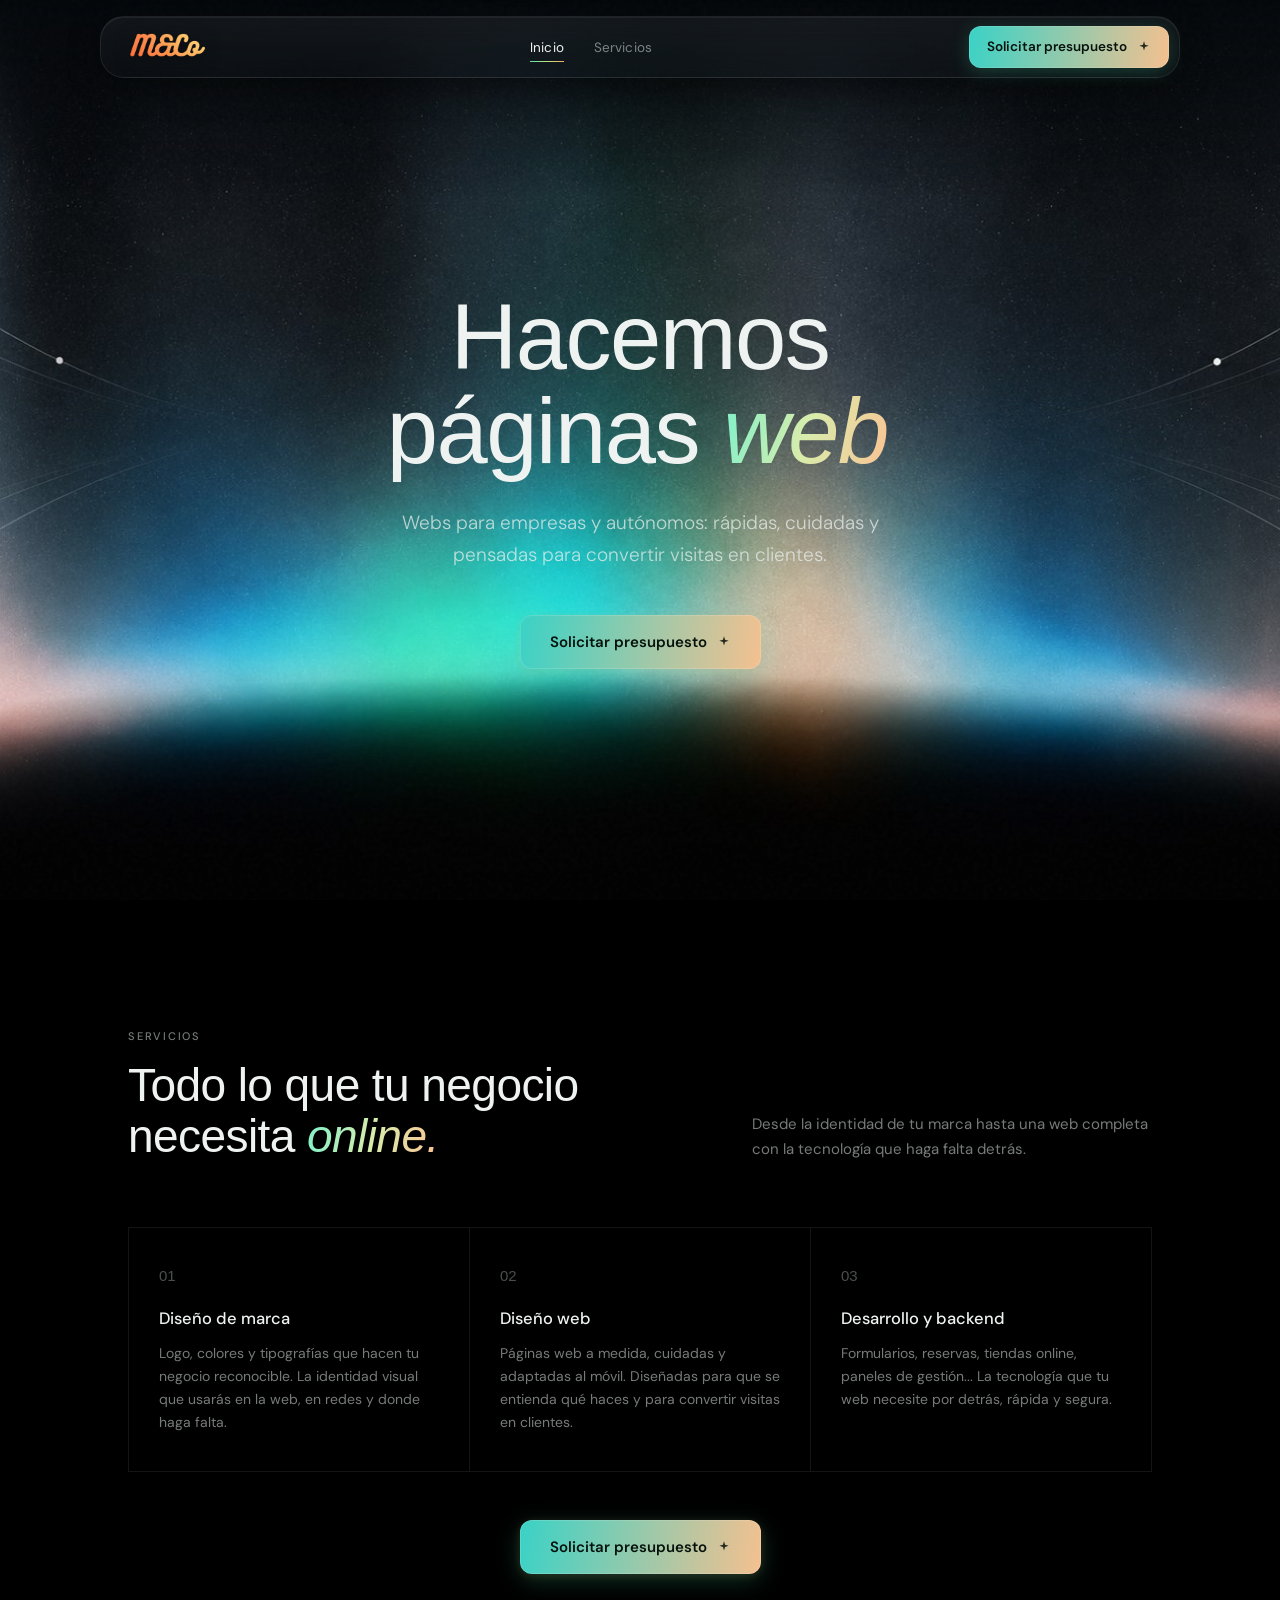
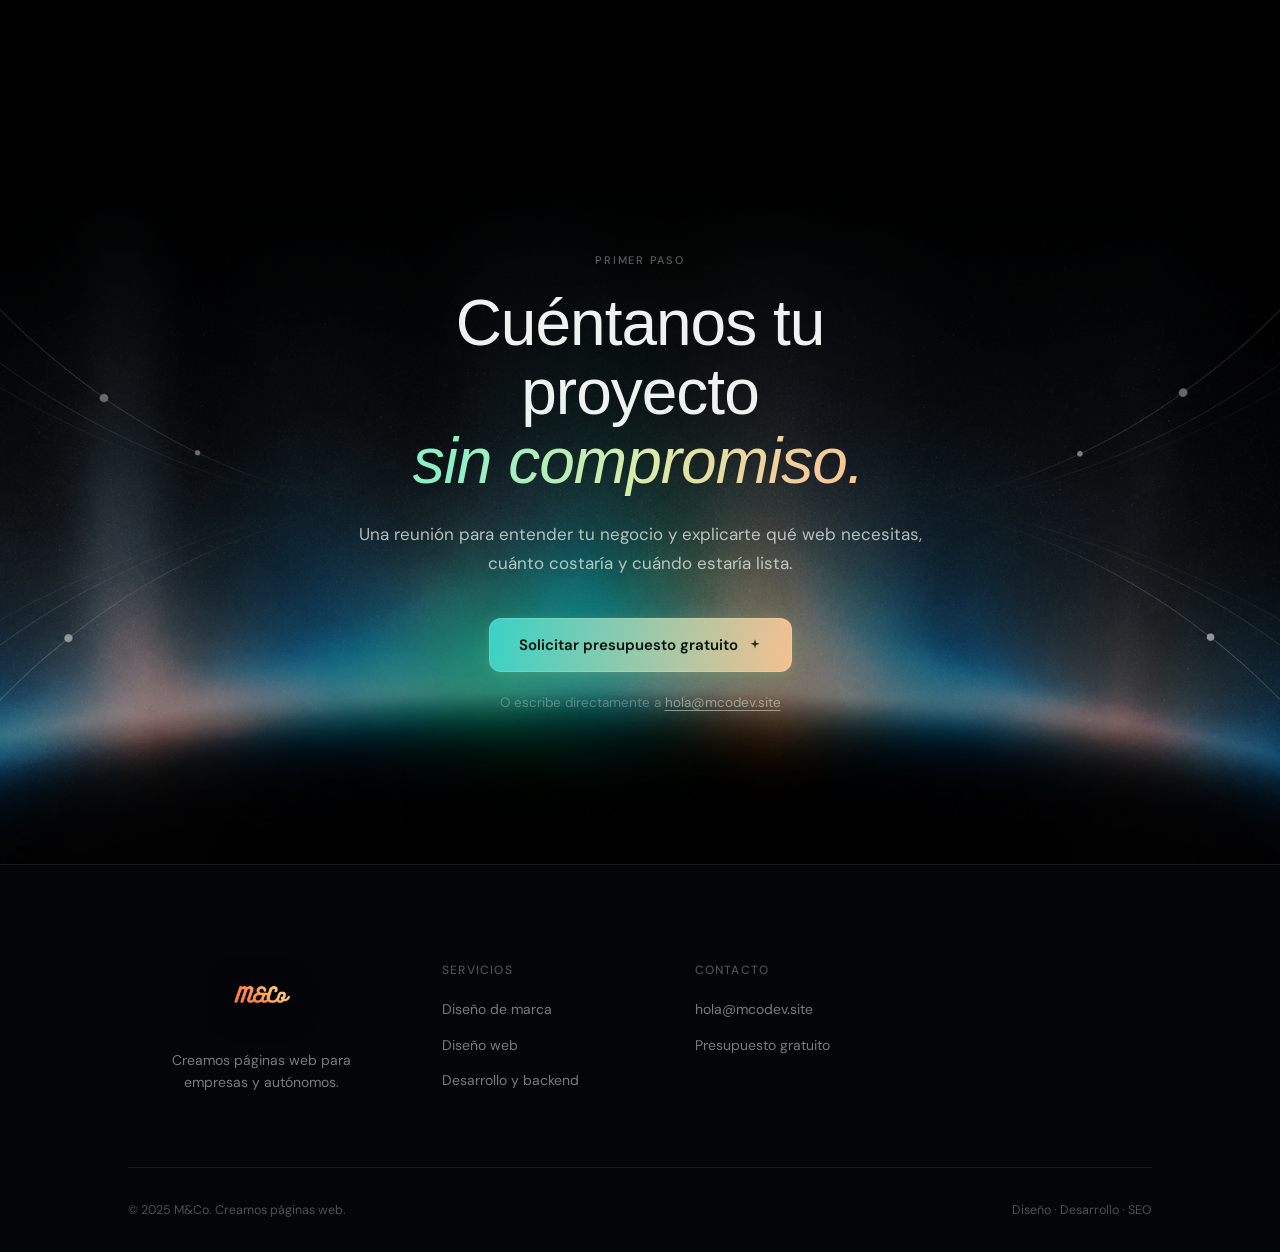
<file: index.html>
<!DOCTYPE html>
<html lang="es">
<head>
  <meta charset="UTF-8">
  <meta name="viewport" content="width=device-width, initial-scale=1.0">
  <title>M&Co — Creamos Páginas Web</title>
  <meta name="description" content="Creamos páginas web para empresas y autónomos: rápidas, cuidadas y pensadas para convertir visitas en clientes. Solicita tu presupuesto sin compromiso.">
  <meta name="robots" content="index, follow">
  <meta name="author" content="M&Co">
  <link rel="canonical" href="https://mcodev.site/index.html">

  <!-- Favicons -->
  <link rel="icon" type="image/png" sizes="32x32" href="/assets/favicon-32x32.png">
  <link rel="icon" type="image/png" sizes="16x16" href="/assets/favicon-16x16.png">
  <link rel="apple-touch-icon" sizes="180x180" href="/assets/apple-touch-icon.png">
  <link rel="manifest" href="/site.webmanifest">
  <meta name="theme-color" content="#04070a">

  <!-- Open Graph / Twitter -->
  <meta property="og:type" content="website">
  <meta property="og:site_name" content="M&Co">
  <meta property="og:locale" content="es_ES">
  <meta property="og:title" content="M&Co — Creamos Páginas Web">
  <meta property="og:description" content="Creamos páginas web para empresas y autónomos: rápidas, cuidadas y pensadas para convertir visitas en clientes.">
  <meta property="og:url" content="https://mcodev.site/index.html">
  <meta property="og:image" content="https://mcodev.site/assets/og-cover.jpg">
  <meta property="og:image:width" content="1200">
  <meta property="og:image:height" content="630">
  <meta name="twitter:card" content="summary_large_image">
  <meta name="twitter:title" content="M&Co — Creamos Páginas Web">
  <meta name="twitter:description" content="Creamos páginas web para empresas y autónomos.">
  <meta name="twitter:image" content="https://mcodev.site/assets/og-cover.jpg">

  <!-- Structured data -->
  <script type="application/ld+json">
  {
    "@context": "https://schema.org",
    "@graph": [
      {
        "@type": "Organization",
        "@id": "https://mcodev.site/#organization",
        "name": "M&Co",
        "url": "https://mcodev.site/",
        "logo": "https://mcodev.site/assets/logo.png",
        "image": "https://mcodev.site/assets/og-cover.jpg",
        "description": "Creamos páginas web para empresas y autónomos.",
        "email": "hola@mcodev.site",
        "areaServed": "ES"
      },
      {
        "@type": "WebSite",
        "@id": "https://mcodev.site/#website",
        "url": "https://mcodev.site/",
        "name": "M&Co",
        "publisher": { "@id": "https://mcodev.site/#organization" },
        "inLanguage": "es-ES"
      }
    ]
  }
  </script>

  <!-- CSS -->
  <link rel="stylesheet" href="css/tokens.css">
  <link rel="stylesheet" href="css/base.css">
  <link rel="stylesheet" href="css/typography.css">
  <link rel="stylesheet" href="css/layout.css">
  <link rel="stylesheet" href="css/components.css">
  <link rel="stylesheet" href="css/animations.css">
  <link rel="stylesheet" href="css/page-index.css">
</head>
<body class="page-enter">

<!-- ════════════════════════════════════════
     NAVIGATION
     ════════════════════════════════════════ -->
<nav class="nav">
  <a href="#" class="nav__logo">
    <img src="./assets/logo.png" alt="M&Co — Creamos páginas web" width="150">
    <span class="nav__logo-dot"></span>
  </a>

  <ul class="nav__links">
    <li><a href="#inicio">Inicio</a></li>
    <li><a href="#servicios">Servicios</a></li>
  </ul>

  <a href="contact.html" class="nav__cta btn-eval">
    Solicitar presupuesto
    <svg width="14" height="14" viewBox="0 0 24 24" fill="currentColor"><path d="M12 2l1.8 6.2L20 10l-6.2 1.8L12 18l-1.8-6.2L4 10l6.2-1.8L12 2z"/></svg>
  </a>

  <button class="nav__hamburger" aria-label="Menú">
    <span></span><span></span><span></span>
  </button>
</nav>

<!-- Velo tras el panel móvil -->
<div class="nav__scrim"></div>

<!-- Mobile nav -->
<div class="nav__mobile">
  <a href="#inicio">Inicio</a>
  <a href="#servicios">Servicios</a>
  <a href="contact.html" class="nav__cta btn-eval nav__mobile-cta">
    Solicitar presupuesto
    <svg width="14" height="14" viewBox="0 0 24 24" fill="currentColor"><path d="M12 2l1.8 6.2L20 10l-6.2 1.8L12 18l-1.8-6.2L4 10l6.2-1.8L12 2z"/></svg>
  </a>
  <span class="nav__mobile-handle"></span>
</div>

<!-- ════════════════════════════════════════
     HERO
     ════════════════════════════════════════ -->
<section id="inicio" class="hero">
  <div class="hero__bg">
    <img class="hero__aurora" src="assets/hero-aurora.jpg" alt="">
    <div class="noise-overlay"></div>
  </div>

  <div class="container hero__content">

    <h1 class="t-display-xl hero-animate-2" style="max-width: 820px">
      Hacemos<br>
      páginas <em>web</em>
    </h1>

    <p class="t-body-xl hero-animate-3" style="max-width: 520px; margin-top: 28px">
      Webs para empresas y autónomos: rápidas, cuidadas y pensadas para convertir visitas en clientes.
    </p>

    <div class="flex gap-3 hero-animate-4" style="margin-top: 44px; flex-wrap: wrap">
      <a href="contact.html" class="btn btn-primary btn--lg btn-eval">
        Solicitar presupuesto
        <svg width="14" height="14" viewBox="0 0 24 24" fill="currentColor"><path d="M12 2l1.8 6.2L20 10l-6.2 1.8L12 18l-1.8-6.2L4 10l6.2-1.8L12 2z"/></svg>
      </a>
    </div>

  </div>
</section>

<!-- ════════════════════════════════════════
     SERVICIOS
     ════════════════════════════════════════ -->
<section id="servicios" class="section">
  <div class="bg-decor">
    <img class="bg-swirl" src="assets/swirl.png" alt="" style="width: 320px; top: -40px; right: -60px; opacity: 0.9; --swirl-rot: 10deg;">
  </div>
  <div class="container">

    <div class="section-header" data-reveal>
      <div class="t-label">Servicios</div>
      <h2 class="t-display-md" style="margin-top: 14px">Todo lo que tu negocio<br>necesita <em>online.</em></h2>
      <p class="t-body-lg section-intro">Desde la identidad de tu marca hasta una web completa con la tecnología que haga falta detrás.</p>
    </div>

    <div class="proceso-grid" data-reveal data-delay="150">
      <div class="proceso-item">
        <div class="num">01</div>
        <h4>Diseño de marca</h4>
        <p>Logo, colores y tipografías que hacen tu negocio reconocible. La identidad visual que usarás en la web, en redes y donde haga falta.</p>
      </div>
      <div class="proceso-item">
        <div class="num">02</div>
        <h4>Diseño web</h4>
        <p>Páginas web a medida, cuidadas y adaptadas al móvil. Diseñadas para que se entienda qué haces y para convertir visitas en clientes.</p>
      </div>
      <div class="proceso-item">
        <div class="num">03</div>
        <h4>Desarrollo y backend</h4>
        <p>Formularios, reservas, tiendas online, paneles de gestión... La tecnología que tu web necesite por detrás, rápida y segura.</p>
      </div>
    </div>

    <div style="text-align: center; margin-top: 48px" data-reveal data-delay="200">
      <a href="contact.html" class="btn btn-primary btn--lg btn-eval">
        Solicitar presupuesto
        <svg width="14" height="14" viewBox="0 0 24 24" fill="currentColor"><path d="M12 2l1.8 6.2L20 10l-6.2 1.8L12 18l-1.8-6.2L4 10l6.2-1.8L12 2z"/></svg>
      </a>
    </div>

  </div>
</section>

<!-- ════════════════════════════════════════
     CTA FINAL
     ════════════════════════════════════════ -->
<section id="cta-final" class="section">
  <div class="cta-orb-1"></div>
  <div class="cta-orb-2"></div>
  <img class="cta-aurora" src="assets/hero-aurora.jpg" alt="">
  <div class="container" style="text-align: center; max-width: 700px">
    <div class="t-label" style="color: rgba(255,255,255,0.35); margin-bottom: 20px" data-reveal>Primer paso</div>
    <h2 data-reveal data-delay="100">Cuéntanos tu proyecto<br><em>sin compromiso.</em></h2>
    <p data-reveal data-delay="200">Una reunión para entender tu negocio y explicarte qué web necesitas, cuánto costaría y cuándo estaría lista.</p>
    <div data-reveal data-delay="300">
      <a href="contact.html" class="btn btn-white btn--lg btn-eval">
        Solicitar presupuesto gratuito
        <svg width="14" height="14" viewBox="0 0 24 24" fill="currentColor"><path d="M12 2l1.8 6.2L20 10l-6.2 1.8L12 18l-1.8-6.2L4 10l6.2-1.8L12 2z"/></svg>
      </a>
      <div class="cta-subtext">O escribe directamente a <a href="mailto:hola@mcodev.site">hola@mcodev.site</a></div>
    </div>
  </div>
</section>

<!-- ════════════════════════════════════════
     FOOTER
     ════════════════════════════════════════ -->
<footer class="footer">
  <div class="container">
    <div class="footer__grid">
      <div>
        <a href="index.html" class="footer__logo" style="display:flex; justify-content:center; align-items:center; width:100%;">
          <img src="./assets/logo.png" alt="M&Co — Creamos páginas web" style="height:70px; width:auto;">
        </a>
        <p class="footer__tagline">Creamos páginas web para empresas y autónomos.</p>
      </div>
      <div class="footer__col">
        <h4>Servicios</h4>
        <ul>
          <li><a href="#servicios">Diseño de marca</a></li>
          <li><a href="#servicios">Diseño web</a></li>
          <li><a href="#servicios">Desarrollo y backend</a></li>
        </ul>
      </div>
      <div class="footer__col">
        <h4>Contacto</h4>
        <ul>
          <li><a href="mailto:hola@mcodev.site">hola@mcodev.site</a></li>
          <li><a href="contact.html">Presupuesto gratuito</a></li>
        </ul>
      </div>
    </div>
    <div class="footer__bottom">
      <span>© 2025 M&Co. Creamos páginas web.</span>
      <span>Diseño · Desarrollo · SEO</span>
    </div>
  </div>
</footer>

<script src="js/main.js"></script>
</body>
</html>
</file>
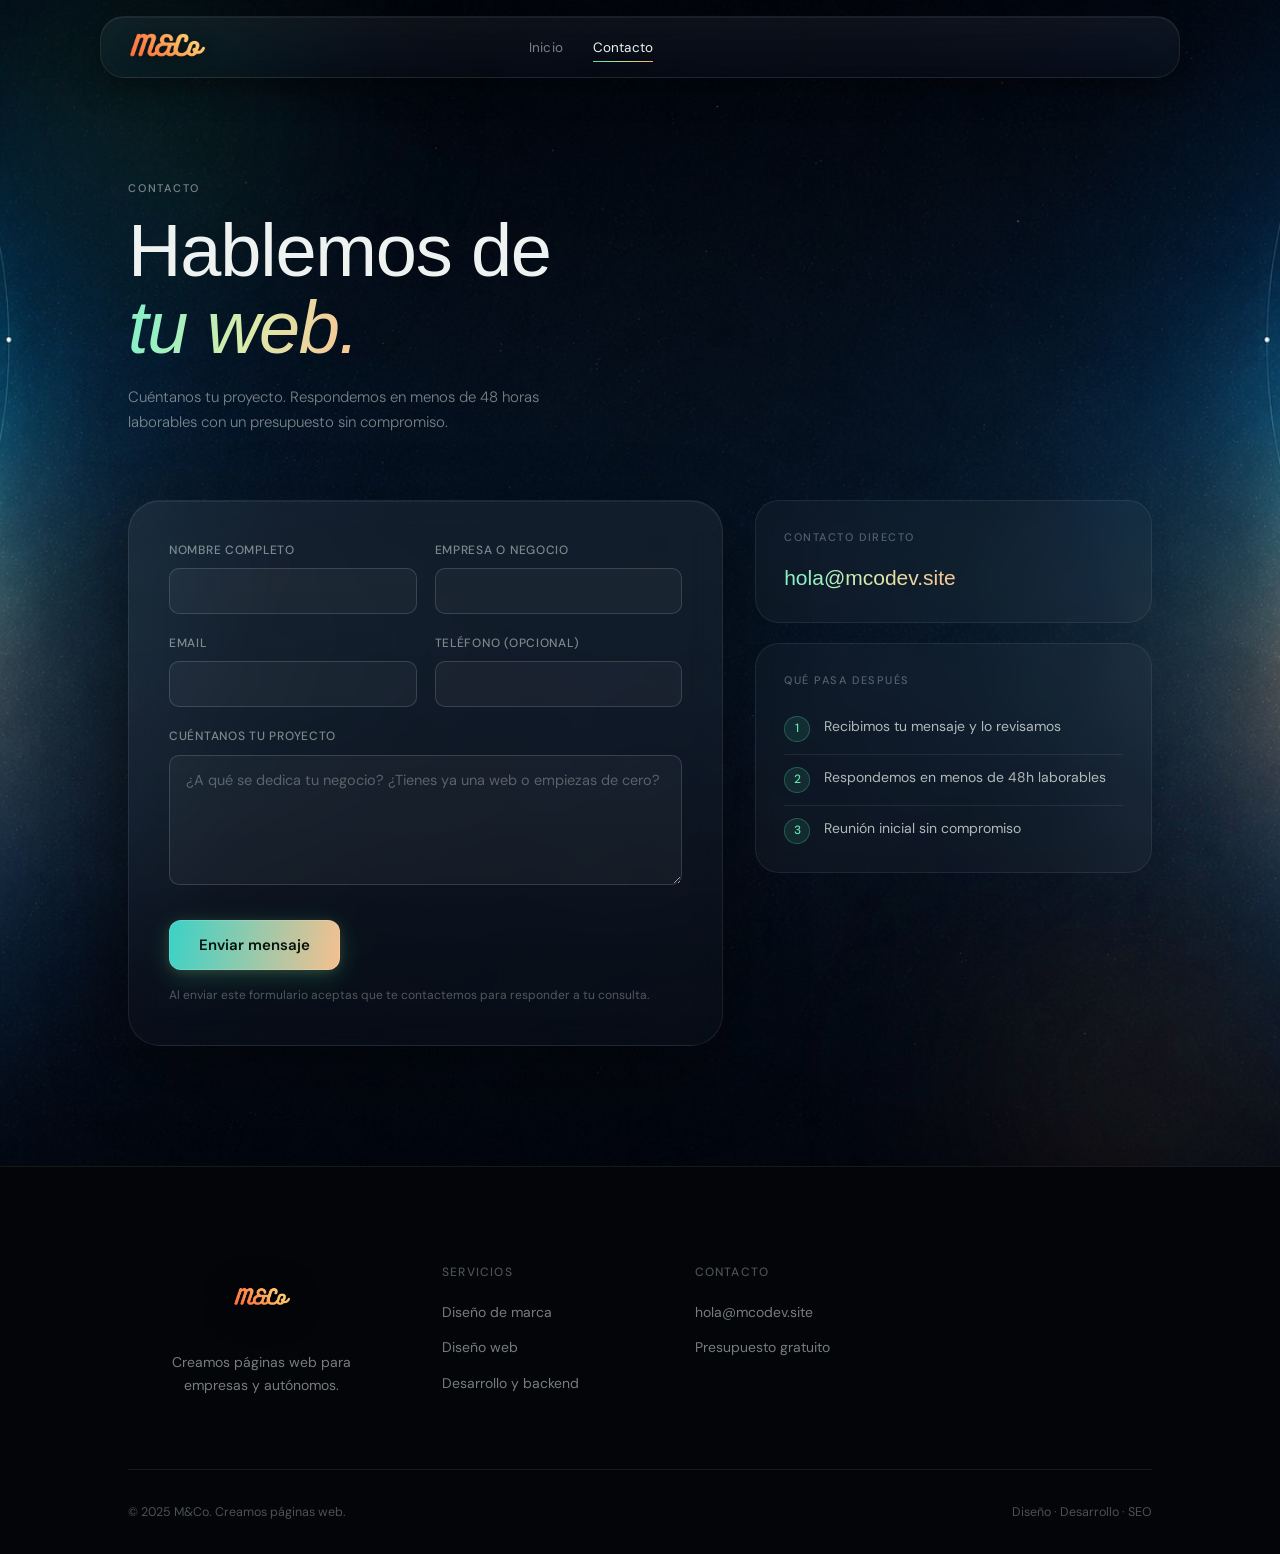
<file: contact.html>
<!DOCTYPE html>
<html lang="es">
<head>
  <meta charset="UTF-8">
  <meta name="viewport" content="width=device-width, initial-scale=1.0">
  <title>Contacto — Solicita tu Presupuesto | M&Co</title>
  <meta name="description" content="Cuéntanos tu proyecto y te respondemos en menos de 48 horas con un presupuesto para tu página web. Sin compromiso.">
  <meta name="robots" content="index, follow">
  <meta name="author" content="M&Co">
  <link rel="canonical" href="https://mcodev.site/contact.html">

  <!-- Favicons -->
  <link rel="icon" type="image/png" sizes="32x32" href="/assets/favicon-32x32.png">
  <link rel="icon" type="image/png" sizes="16x16" href="/assets/favicon-16x16.png">
  <link rel="apple-touch-icon" sizes="180x180" href="/assets/apple-touch-icon.png">
  <link rel="manifest" href="/site.webmanifest">
  <meta name="theme-color" content="#04070a">

  <!-- Open Graph / Twitter -->
  <meta property="og:type" content="website">
  <meta property="og:site_name" content="M&Co">
  <meta property="og:locale" content="es_ES">
  <meta property="og:title" content="Contacto — Solicita tu Presupuesto | M&Co">
  <meta property="og:description" content="Cuéntanos tu proyecto y te respondemos en menos de 48 horas con un presupuesto para tu página web.">
  <meta property="og:url" content="https://mcodev.site/contact.html">
  <meta property="og:image" content="https://mcodev.site/assets/og-cover.jpg">
  <meta property="og:image:width" content="1200">
  <meta property="og:image:height" content="630">
  <meta name="twitter:card" content="summary_large_image">
  <meta name="twitter:title" content="Contacto — Solicita tu Presupuesto | M&Co">
  <meta name="twitter:description" content="Cuéntanos tu proyecto. Respondemos en menos de 48 horas laborables.">
  <meta name="twitter:image" content="https://mcodev.site/assets/og-cover.jpg">

  <!-- Structured data -->
  <script type="application/ld+json">
  {
    "@context": "https://schema.org",
    "@graph": [
      {
        "@type": "BreadcrumbList",
        "itemListElement": [
          { "@type": "ListItem", "position": 1, "name": "Inicio", "item": "https://mcodev.site/index.html" },
          { "@type": "ListItem", "position": 2, "name": "Contacto", "item": "https://mcodev.site/contact.html" }
        ]
      },
      {
        "@type": "ContactPage",
        "name": "Contacto — M&Co",
        "url": "https://mcodev.site/contact.html",
        "about": { "@type": "Organization", "name": "M&Co", "email": "hola@mcodev.site" }
      }
    ]
  }
  </script>

  <!-- CSS -->
  <link rel="stylesheet" href="css/tokens.css">
  <link rel="stylesheet" href="css/base.css">
  <link rel="stylesheet" href="css/typography.css">
  <link rel="stylesheet" href="css/layout.css">
  <link rel="stylesheet" href="css/components.css">
  <link rel="stylesheet" href="css/animations.css">
  <link rel="stylesheet" href="css/page-contact.css">
</head>
<body class="page-enter">

<!-- ════════════════════════════════════════
     NAVIGATION
     ════════════════════════════════════════ -->
<nav class="nav">
  <a href="index.html" class="nav__logo">
    <img src="./assets/logo.png" alt="M&Co — Creamos páginas web" width="150">
    <span class="nav__logo-dot"></span>
  </a>

  <ul class="nav__links">
    <li><a href="index.html">Inicio</a></li>
    <li><a href="contact.html" class="active">Contacto</a></li>
  </ul>

  <!-- Hueco invisible del mismo tamaño que la CTA para mantener los enlaces centrados como en el resto de páginas -->
  <span class="nav__cta btn-eval" style="visibility: hidden" aria-hidden="true">
    Solicitar presupuesto
    <svg width="14" height="14" viewBox="0 0 24 24" fill="currentColor"><path d="M12 2l1.8 6.2L20 10l-6.2 1.8L12 18l-1.8-6.2L4 10l6.2-1.8L12 2z"/></svg>
  </span>

  <button class="nav__hamburger" aria-label="Menú">
    <span></span><span></span><span></span>
  </button>
</nav>

<!-- Velo tras el panel móvil -->
<div class="nav__scrim"></div>

<!-- Mobile nav -->
<div class="nav__mobile">
  <a href="index.html">Inicio</a>
  <a href="#formulario">Contacto</a>
  <span class="nav__mobile-handle"></span>
</div>

<!-- ════════════════════════════════════════
     CONTACTO — hero + formulario
     ════════════════════════════════════════ -->
<section id="formulario" class="contact-hero" style="background: url('assets/section-glow.jpg') center / cover no-repeat;">
  <div class="form-orb-1"></div>
  <div class="form-orb-2"></div>
  <div class="container">
    <div class="t-label hero-animate-1">Contacto</div>
    <h1 class="t-display-lg hero-animate-2" style="margin-top: 14px; max-width: 640px">
      Hablemos de<br><em>tu web.</em>
    </h1>
    <p class="t-body-xl hero-animate-3 section-intro" style="max-width: 480px; margin-bottom: 64px">
      Cuéntanos tu proyecto. Respondemos en menos de 48 horas laborables con un presupuesto sin compromiso.
    </p>

    <div class="contact-grid">

      <div class="contact-form-card" data-reveal>
        <form class="contact-form">
          <div class="form-row">
            <div class="form-group">
              <label class="form-label" for="nombre">Nombre completo</label>
              <input class="form-input" type="text" id="nombre" name="nombre" required>
            </div>
            <div class="form-group">
              <label class="form-label" for="empresa">Empresa o negocio</label>
              <input class="form-input" type="text" id="empresa" name="empresa" required>
            </div>
          </div>

          <div class="form-row">
            <div class="form-group">
              <label class="form-label" for="email">Email</label>
              <input class="form-input" type="email" id="email" name="email" required>
            </div>
            <div class="form-group">
              <label class="form-label" for="telefono">Teléfono (opcional)</label>
              <input class="form-input" type="tel" id="telefono" name="telefono">
            </div>
          </div>

          <div class="form-group" style="margin-bottom: 0">
            <label class="form-label" for="mensaje">Cuéntanos tu proyecto</label>
            <textarea class="form-textarea" id="mensaje" name="mensaje" required placeholder="¿A qué se dedica tu negocio? ¿Tienes ya una web o empiezas de cero?"></textarea>
          </div>

          <button type="submit" class="btn btn-primary btn--lg btn-eval" style="margin-top: 28px">Enviar mensaje</button>
          <p class="form-hint">Al enviar este formulario aceptas que te contactemos para responder a tu consulta.</p>
        </form>
      </div>

      <aside class="contact-info" data-reveal data-delay="150">
        <div class="contact-info-card">
          <div class="t-label-muted" style="margin-bottom: 14px">Contacto directo</div>
          <a href="mailto:hola@mcodev.site" class="contact-direct">hola@mcodev.site</a>
        </div>
        <div class="contact-info-card">
          <div class="t-label-muted" style="margin-bottom: 14px">Qué pasa después</div>
          <div class="contact-step"><div class="step-num">1</div><div>Recibimos tu mensaje y lo revisamos</div></div>
          <div class="contact-step"><div class="step-num">2</div><div>Respondemos en menos de 48h laborables</div></div>
          <div class="contact-step"><div class="step-num">3</div><div>Reunión inicial sin compromiso</div></div>
        </div>
      </aside>

    </div>
  </div>
</section>

<!-- ════════════════════════════════════════
     FOOTER
     ════════════════════════════════════════ -->
<footer class="footer">
  <div class="container">
    <div class="footer__grid">
      <div>
        <a href="index.html" class="footer__logo" style="display:flex; justify-content:center; align-items:center; width:100%;">
          <img src="./assets/logo.png" alt="M&Co — Creamos páginas web" style="height:70px; width:auto;">
        </a>
        <p class="footer__tagline">Creamos páginas web para empresas y autónomos.</p>
      </div>
      <div class="footer__col">
        <h4>Servicios</h4>
        <ul>
          <li><a href="index.html#servicios">Diseño de marca</a></li>
          <li><a href="index.html#servicios">Diseño web</a></li>
          <li><a href="index.html#servicios">Desarrollo y backend</a></li>
        </ul>
      </div>
      <div class="footer__col">
        <h4>Contacto</h4>
        <ul>
          <li><a href="mailto:hola@mcodev.site">hola@mcodev.site</a></li>
          <li><a href="#formulario">Presupuesto gratuito</a></li>
        </ul>
      </div>
    </div>
    <div class="footer__bottom">
      <span>© 2025 M&Co. Creamos páginas web.</span>
      <span>Diseño · Desarrollo · SEO</span>
    </div>
  </div>
</footer>

<script src="js/main.js"></script>
</body>
</html>
</file>
<file: css/tokens.css>
/* ─────────────────────────────────────────────────────────
   M&Co — Design Tokens · Dark Aurora
   ───────────────────────────────────────────────────────── */

@import url('https://fonts.googleapis.com/css2?family=DM+Sans:wght@300;400;500;600&display=swap');

:root {
  /* ── Núcleo oscuro ── */
  --bg:           #04070a;
  --bg-2:         #070b10;
  --bg-3:         #0b1016;
  --white:        #ffffff;

  --surface:      rgba(255,255,255,0.035);
  --surface-2:    rgba(255,255,255,0.065);
  --surface-3:    rgba(255,255,255,0.10);

  /* ── Texto ── */
  --text:         #eef3f1;
  --text-2:       rgba(233,240,237,0.74);
  --text-3:       rgba(226,234,231,0.52);
  --text-4:       rgba(220,229,226,0.34);

  /* ── Aurora ── */
  --green:        #46e3a6;
  --green-soft:   #7beec0;
  --teal:         #38d2c6;
  --orange:       #f2a45c;
  --peach:        #f5c08e;

  --grad-cta:     linear-gradient(100deg, #55e3a5 0%, #b9e488 48%, #f3ae62 100%);
  --grad-text:    linear-gradient(105deg, #8cf0c6 10%, #d9ecab 50%, #f6c896 90%);
  --glow-green:   rgba(70,227,166,0.18);
  --glow-orange:  rgba(242,164,92,0.14);

  /* ── Mapa de tokens heredados (tema claro → oscuro) ── */
  --paper:        var(--bg);
  --paper-2:      #0a0f14;
  --paper-3:      #121820;
  --ink:          var(--text);
  --ink-2:        var(--text-2);
  --ink-3:        var(--text-3);
  --ink-4:        var(--text-4);

  --coral:        var(--orange);
  --coral-light:  rgba(242,164,92,0.12);
  --coral-mid:    rgba(242,164,92,0.38);
  --coral-dark:   #f6bd82;

  --blue-wash:    rgba(56,210,198,0.10);
  --blue-mid:     rgba(56,210,198,0.38);
  --blue-deep:    #5cdcd1;

  --green-wash:   rgba(70,227,166,0.10);
  --green-mid:    rgba(70,227,166,0.38);
  --green-deep:   #63e8b1;

  --amber-wash:   rgba(245,192,142,0.12);

  /* ── Bordes ── */
  --border:       rgba(255,255,255,0.08);
  --border-mid:   rgba(255,255,255,0.14);
  --border-heavy: rgba(255,255,255,0.22);

  /* ── Tipografía ── */
  --font-display: Arial, Helvetica, sans-serif;
  --font-body:    'DM Sans', system-ui, sans-serif;

  /* ── Radios ── */
  --r-xs:   6px;
  --r-sm:   10px;
  --r-md:   16px;
  --r-lg:   24px;
  --r-xl:   32px;
  --r-pill: 999px;

  /* ── Sombras ── */
  --shadow-sm:  0 1px 3px rgba(0,0,0,0.4);
  --shadow-md:  0 6px 24px rgba(0,0,0,0.45);
  --shadow-lg:  0 20px 60px rgba(0,0,0,0.55);
  --shadow-xl:  0 40px 100px rgba(0,0,0,0.6);
  --shadow-glow-green:  0 0 44px rgba(70,227,166,0.18);
  --shadow-glow-orange: 0 0 44px rgba(242,164,92,0.16);

  /* ── Espaciado ── */
  --space-1:  4px;
  --space-2:  8px;
  --space-3:  12px;
  --space-4:  16px;
  --space-5:  24px;
  --space-6:  32px;
  --space-7:  48px;
  --space-8:  64px;
  --space-9:  96px;
  --space-10: 128px;

  /* ── Transiciones ── */
  --ease:        cubic-bezier(0.25, 0.1, 0.25, 1);
  --ease-out:    cubic-bezier(0, 0, 0.3, 1);
  --ease-spring: cubic-bezier(0.34, 1.4, 0.64, 1);
}
</file>
<file: css/base.css>
/* ─────────────────────────────────────────────────────────
   M&Co — Base & Reset · Dark Aurora
   ───────────────────────────────────────────────────────── */

*, *::before, *::after {
  box-sizing: border-box;
  margin: 0;
  padding: 0;
}

html {
  scroll-behavior: smooth;
  -webkit-font-smoothing: antialiased;
  -moz-osx-font-smoothing: grayscale;
  text-rendering: optimizeLegibility;
  overflow-x: hidden;
  width: 100%;
  background: var(--bg);
  color-scheme: dark;
}

body {
  font-family: var(--font-body);
  background: var(--bg);
  color: var(--text);
  line-height: 1.6;
  overflow-x: hidden;
  width: 100%;
}

img { display: block; max-width: 100%; }

a { color: inherit; }

button {
  font-family: inherit;
  cursor: pointer;
}

/* ── Selection ── */
::selection {
  background: var(--green);
  color: #04120c;
}

/* ── Scrollbar ── */
::-webkit-scrollbar { width: 8px; }
::-webkit-scrollbar-track { background: var(--bg); }
::-webkit-scrollbar-thumb { background: rgba(255,255,255,0.14); border-radius: 4px; }
::-webkit-scrollbar-thumb:hover { background: rgba(255,255,255,0.24); }

/* ── Focus ── */
:focus-visible {
  outline: 2px solid var(--green);
  outline-offset: 3px;
  border-radius: var(--r-xs);
}
</file>
<file: css/typography.css>
/* ─────────────────────────────────────────────────────────
   M&Co — Typography · Dark Aurora
   ───────────────────────────────────────────────────────── */

/* ── Display (serif editorial, en blanco cálido) ── */
.t-display-xl {
  font-family: var(--font-display);
  font-size: clamp(52px, 7.2vw, 100px);
  font-weight: 300;
  line-height: 1.02;
  letter-spacing: -1.5px;
  color: var(--text);
}
.t-display-xl em {
  font-style: italic;
  font-weight: 300;
}

.t-display-lg {
  font-family: var(--font-display);
  font-size: clamp(40px, 6vw, 74px);
  font-weight: 300;
  line-height: 1.05;
  letter-spacing: -1.2px;
  color: var(--text);
}

.t-display-md {
  font-family: var(--font-display);
  font-size: clamp(30px, 3.6vw, 50px);
  font-weight: 300;
  line-height: 1.12;
  letter-spacing: -0.6px;
  color: var(--text);
}

.t-display-sm {
  font-family: var(--font-display);
  font-size: clamp(22px, 2.5vw, 32px);
  font-weight: 400;
  line-height: 1.18;
  letter-spacing: -0.3px;
  color: var(--text);
}

/* Cursivas con degradado aurora sutil */
.t-display-xl em,
.t-display-lg em,
.t-display-md em {
  font-style: italic;
  background: var(--grad-text);
  -webkit-background-clip: text;
  background-clip: text;
  -webkit-text-fill-color: transparent;
  color: var(--green-soft); /* fallback */
  padding-right: 0.06em;    /* evita recorte de la cursiva */
}

/* ── Body ── */
.t-body-xl  { font-size: 19px; line-height: 1.7;  font-weight: 300; color: var(--text-2); }
.t-body-lg  { font-size: 17px; line-height: 1.7;  color: var(--text-2); }
.t-body-md  { font-size: 15px; line-height: 1.65; color: var(--text-2); }
.t-body-sm  { font-size: 13px; line-height: 1.6;  color: var(--text-3); }
.t-body-xs  { font-size: 11px; line-height: 1.5;  color: var(--text-4); }

/* ── Labels ── */
.t-label {
  font-family: var(--font-body);
  font-size: 11px;
  font-weight: 500;
  letter-spacing: 0.16em;
  text-transform: uppercase;
  color: var(--text-3);
}

.t-label-muted {
  font-family: var(--font-body);
  font-size: 11px;
  font-weight: 500;
  letter-spacing: 0.14em;
  text-transform: uppercase;
  color: var(--text-4);
}

/* ── Utility ── */
.t-center  { text-align: center; }
.t-balance { text-wrap: balance; }
</file>
<file: css/layout.css>
/* ─────────────────────────────────────────────────────────
   millanandcompany — Layout
   ───────────────────────────────────────────────────────── */

/* ── Container ── */
.container {
  max-width: 1120px;
  margin: 0 auto;
  padding: 0 48px;
  position: relative;
  z-index: 1;
}
.container--narrow { max-width: 760px; margin: 0 auto; padding: 0 48px; }
.container--wide   { max-width: 1400px; margin: 0 auto; padding: 0 48px; }

/* ── Section spacing ── */
.section       { padding: var(--space-10) 0; position: relative; }
.section--lg   { padding: 140px 0; }
.section--sm   { padding: var(--space-8) 0; }

/* ── Grid ── */
.grid-2 { display: grid; grid-template-columns: 1fr 1fr; gap: var(--space-5); }
.grid-3 { display: grid; grid-template-columns: repeat(3, 1fr); gap: var(--space-5); }
.grid-4 { display: grid; grid-template-columns: repeat(4, 1fr); gap: var(--space-5); }
.grid-auto { display: grid; grid-template-columns: repeat(auto-fit, minmax(240px, 1fr)); gap: var(--space-5); }

/* ── Flex utils ── */
.flex         { display: flex; }
.flex-center  { display: flex; align-items: center; justify-content: center; }
.flex-between { display: flex; align-items: center; justify-content: space-between; }
.flex-col     { display: flex; flex-direction: column; }
.gap-1  { gap: var(--space-1); }
.gap-2  { gap: var(--space-2); }
.gap-3  { gap: var(--space-3); }
.gap-4  { gap: var(--space-4); }
.gap-5  { gap: var(--space-5); }
.gap-6  { gap: var(--space-6); }
.gap-7  { gap: var(--space-7); }

/* ── Divider ── */
.divider {
  width: 40px;
  height: 2px;
  background: var(--coral);
  border-radius: 1px;
  margin-bottom: var(--space-5);
}

/* ── Responsive ── */
@media (max-width: 1024px) {
  .container, .container--narrow, .container--wide { padding: 0 32px; }
  .grid-4 { grid-template-columns: repeat(2, 1fr); }
}

@media (max-width: 768px) {
  .container, .container--narrow, .container--wide { padding: 0 20px; }
  .section       { padding: 72px 0; }
  .section--lg   { padding: 88px 0; }
  .grid-2, .grid-3, .grid-4 { grid-template-columns: 1fr; }
}
</file>
<file: css/components.css>
/* ─────────────────────────────────────────────────────────
   M&Co — Components · Dark Aurora
   ───────────────────────────────────────────────────────── */

/* ═══════════════ NAV — píldora flotante de cristal ═══════════════ */
.nav {
  position: fixed;
  top: 16px;
  left: 50%;
  transform: translateX(-50%);
  z-index: 200;
  width: min(1080px, calc(100% - 28px));
  height: 62px;
  display: flex;
  align-items: center;
  justify-content: space-between;
  gap: 20px;
  padding: 0 10px 0 18px;
  border-radius: var(--r-lg);
  background: linear-gradient(180deg, rgba(255,255,255,0.055), rgba(255,255,255,0.02));
  border: 1px solid var(--border);
  backdrop-filter: blur(18px) saturate(1.3);
  -webkit-backdrop-filter: blur(18px) saturate(1.3);
  box-shadow: 0 8px 32px rgba(0,0,0,0.45), inset 0 1px 0 rgba(255,255,255,0.06);
  transition: border-color 0.3s var(--ease), background 0.3s var(--ease), box-shadow 0.3s var(--ease);
}
.nav.scrolled {
  border-color: var(--border-mid);
  background: linear-gradient(180deg, rgba(10,14,19,0.82), rgba(6,9,13,0.78));
  box-shadow: 0 12px 40px rgba(0,0,0,0.6), inset 0 1px 0 rgba(255,255,255,0.05);
}
.nav__logo {
  display: flex;
  align-items: center;
  gap: 4px;
  text-decoration: none;
  flex-shrink: 0;
}
.nav__logo img {
  height: 94px;
  width: auto;
  filter: drop-shadow(0 2px 8px rgba(0,0,0,0.5));
}
.nav__logo-dot { display: none; }

.nav__links {
  display: flex;
  align-items: center;
  gap: 30px;
  list-style: none;
}
.nav__links a {
  font-size: 13.5px;
  font-weight: 400;
  color: var(--text-3);
  text-decoration: none;
  letter-spacing: 0.01em;
  transition: color 0.2s;
  position: relative;
  padding: 6px 0;
}
.nav__links a::after {
  content: '';
  position: absolute;
  left: 0; right: 0; bottom: 0;
  height: 1px;
  background: var(--grad-cta);
  transform: scaleX(0);
  transform-origin: left;
  transition: transform 0.3s var(--ease);
}
.nav__links a:hover { color: var(--text); }
.nav__links a:hover::after { transform: scaleX(1); }
.nav__links a.active { color: var(--text); }
.nav__links a.active::after { transform: scaleX(1); }

.nav__cta {
  display: inline-flex;
  align-items: center;
  gap: 8px;
  padding: 10px 18px;
  border-radius: var(--r-pill);
  background: var(--grad-cta);
  color: #06110c;
  font-size: 13.5px;
  font-weight: 600;
  text-decoration: none;
  flex-shrink: 0;
  box-shadow: 0 0 0 1px rgba(255,255,255,0.12) inset, 0 4px 18px rgba(70,227,166,0.22);
  transition: transform 0.25s var(--ease-spring), box-shadow 0.25s var(--ease), filter 0.25s var(--ease);
}
.nav__cta:hover {
  transform: translateY(-1px);
  filter: brightness(1.06);
  box-shadow: 0 0 0 1px rgba(255,255,255,0.16) inset, 0 8px 26px rgba(70,227,166,0.3);
}
.nav__cta::after { display: none !important; }

.nav__hamburger {
  display: none;
  flex-direction: column;
  align-items: center;
  justify-content: center;
  gap: 5px;
  width: 42px;
  height: 42px;
  background: rgba(255,255,255,0.05);
  border: 1px solid var(--border-mid);
  border-radius: 50%;
  padding: 0;
  margin-right: 2px;
  cursor: pointer;
  transition: background 0.25s var(--ease), border-color 0.25s var(--ease);
  -webkit-tap-highlight-color: transparent;
}
.nav__hamburger:active { background: rgba(255,255,255,0.1); }
.nav__hamburger.open { background: rgba(255,255,255,0.09); border-color: var(--border-heavy); }
.nav__hamburger span {
  width: 16px;
  height: 1.5px;
  background: var(--text);
  border-radius: 1px;
  transition: transform 0.3s var(--ease), opacity 0.3s var(--ease);
}
.nav__hamburger.open span:nth-child(1) { transform: rotate(45deg) translate(3.5px, 3.5px); }
.nav__hamburger.open span:nth-child(2) { opacity: 0; }
.nav__hamburger.open span:nth-child(3) { transform: rotate(-45deg) translate(3.5px, -3.5px); }

/* Cuando el menú está abierto, la píldora del nav pierde el redondeo
   inferior para fundirse visualmente con el panel que cuelga de ella */
.nav.menu-open {
  border-radius: var(--r-lg) var(--r-lg) 0 0;
  border-bottom-color: transparent;
  transition: border-radius 0.3s var(--ease), border-color 0.3s var(--ease), background 0.3s var(--ease), box-shadow 0.3s var(--ease);
}

/* ── Velo tras el panel: el contenido de la página se ve, atenuado ── */
.nav__scrim {
  position: fixed;
  inset: 0;
  z-index: 185;
  background: rgba(4,7,10,0.6);
  backdrop-filter: blur(5px);
  -webkit-backdrop-filter: blur(5px);
  opacity: 0;
  visibility: hidden;
  pointer-events: none;
  transition: opacity 0.35s var(--ease), visibility 0s linear 0.35s;
}
.nav__scrim.open {
  opacity: 1;
  visibility: visible;
  pointer-events: all;
  transition: opacity 0.35s var(--ease), visibility 0s linear 0s;
}

/* ── Menú móvil — panel colgado de la píldora de navegación ── */
.nav__mobile {
  position: fixed;
  top: 78px; /* nav.top + nav.height en escritorio; ajustado en el breakpoint móvil */
  left: 50%;
  transform: translateX(-50%) translateY(-10px);
  z-index: 190;
  width: min(1080px, calc(100% - 28px));
  max-height: min(72vh, 560px);
  overflow-y: auto;
  display: flex;
  flex-direction: column;
  counter-reset: mnav;
  padding: 6px 8px 10px;
  border-radius: 0 0 var(--r-lg) var(--r-lg);
  background: linear-gradient(180deg, rgba(10,14,19,0.97), rgba(6,9,13,0.99));
  border: 1px solid var(--border-mid);
  border-top: none;
  box-shadow: 0 24px 60px rgba(0,0,0,0.55), inset 0 1px 0 rgba(255,255,255,0.04);
  opacity: 0;
  visibility: hidden;
  pointer-events: none;
  transition: opacity 0.3s var(--ease), transform 0.3s var(--ease), visibility 0s linear 0.3s;
}
.nav__mobile.open {
  opacity: 1;
  visibility: visible;
  transform: translateX(-50%) translateY(0);
  pointer-events: all;
  transition: opacity 0.3s var(--ease), transform 0.3s var(--ease), visibility 0s linear 0s;
}
/* Todos los enlaces del panel (incluida la CTA) comparten la entrada
   animada; el resto del "chrome" de fila se excluye de la CTA para que
   esta pueda ser el mismo botón .nav__cta.btn-eval que en el resto del sitio */
.nav__mobile a {
  position: relative;
  text-decoration: none;
  opacity: 0;
  transform: translateY(8px);
  transition: color 0.2s, background 0.2s, transform 0.35s var(--ease), opacity 0.35s var(--ease);
}
.nav__mobile a:not(.nav__mobile-cta) {
  display: flex;
  align-items: center;
  gap: 12px;
  padding: 15px 10px;
  border-radius: var(--r-sm);
  font-family: var(--font-body);
  font-size: 15px;
  font-weight: 500;
  color: var(--text-2);
  border-bottom: 1px solid var(--border);
}
.nav__mobile a:not(.nav__mobile-cta)::before {
  counter-increment: mnav;
  content: counter(mnav, decimal-leading-zero);
  flex-shrink: 0;
  font-size: 10.5px;
  font-weight: 500;
  letter-spacing: 0.08em;
  color: var(--text-4);
}
.nav__mobile a:not(.nav__mobile-cta)::after {
  content: '→';
  margin-left: auto;
  font-size: 14px;
  color: var(--green-soft);
  opacity: 0;
  transform: translateX(-6px);
  transition: transform 0.25s var(--ease), opacity 0.25s var(--ease);
}
.nav__mobile a:not(.nav__mobile-cta):hover { color: var(--text); background: rgba(255,255,255,0.035); }
.nav__mobile a:not(.nav__mobile-cta):hover::after { opacity: 1; transform: translateX(0); }

.nav__mobile.open a { opacity: 1; transform: translateY(0); }
.nav__mobile.open a:nth-child(1) { transition-delay: 0.05s; }
.nav__mobile.open a:nth-child(2) { transition-delay: 0.08s; }
.nav__mobile.open a:nth-child(3) { transition-delay: 0.11s; }
.nav__mobile.open a:nth-child(4) { transition-delay: 0.14s; }
.nav__mobile.open a:nth-child(5) { transition-delay: 0.17s; }
.nav__mobile.open a:nth-child(6) { transition-delay: 0.2s; }
.nav__mobile.open a:nth-child(7) { transition-delay: 0.23s; }

/* La CTA es el mismo .nav__cta.btn-eval del nav de escritorio: solo
   la centramos y le damos aire respecto a la lista, sin tocar su look */
.nav__mobile-cta {
  display: inline-flex !important; /* .nav__cta se oculta en el breakpoint móvil; aquí es la CTA del panel */
  align-self: center;
  margin-top: 12px;
}

.nav__mobile-handle {
  flex-shrink: 0;
  width: 36px;
  height: 4px;
  border-radius: 999px;
  background: var(--border-heavy);
  margin: 14px auto 2px;
}

/* ═══════════════ BOTONES ═══════════════ */
.btn {
  display: inline-flex;
  align-items: center;
  justify-content: center;
  gap: 8px;
  padding: 12px 24px;
  border-radius: var(--r-pill);
  font-family: var(--font-body);
  font-size: 14px;
  font-weight: 500;
  text-decoration: none;
  border: none;
  white-space: nowrap;
  transition: transform 0.25s var(--ease-spring), box-shadow 0.25s var(--ease),
              filter 0.25s var(--ease), background 0.25s var(--ease),
              border-color 0.25s var(--ease), color 0.25s var(--ease);
}

.btn-primary,
.btn-white {
  background: var(--grad-cta);
  color: #06110c;
  font-weight: 600;
  box-shadow: 0 0 0 1px rgba(255,255,255,0.14) inset,
              0 6px 24px rgba(70,227,166,0.22),
              0 2px 10px rgba(242,164,92,0.14);
}
.btn-primary:hover,
.btn-white:hover {
  transform: translateY(-2px);
  filter: brightness(1.07);
  box-shadow: 0 0 0 1px rgba(255,255,255,0.2) inset,
              0 12px 34px rgba(70,227,166,0.3),
              0 4px 14px rgba(242,164,92,0.2);
}

.btn-ghost {
  background: rgba(255,255,255,0.04);
  color: var(--text);
  border: 1px solid var(--border-mid);
  backdrop-filter: blur(8px);
  -webkit-backdrop-filter: blur(8px);
}
.btn-ghost:hover {
  background: rgba(255,255,255,0.08);
  border-color: var(--border-heavy);
  transform: translateY(-2px);
}

.btn--sm {
  padding: 9px 18px;
  font-size: 13px;
}
.btn--lg {
  padding: 15px 30px;
  font-size: 15px;
}

/* Estrella aurora en las CTA grandes sin flecha */
.btn-primary.btn--lg::after,
.btn-white.btn--lg::after {
  content: '✦';
  font-size: 12px;
  line-height: 1;
  opacity: 0.75;
}

/* ── Botón "Solicitar evaluación": esquinas cuadradas, degradado bitono, textura granulada ── */
/* Usado en el hero, el nav y el CTA final, en todas las páginas */
.btn-eval {
  border-radius: 12px !important;
  gap: 10px;
}
.btn-eval svg { flex-shrink: 0; opacity: 0.85; }
.btn-eval.btn-primary,
.btn-eval.btn-white,
.btn-eval.nav__cta {
  position: relative;
  overflow: hidden;
  background: linear-gradient(100deg, var(--teal) 0%, var(--peach) 100%);
}
.btn-eval.btn-primary::before,
.btn-eval.btn-white::before,
.btn-eval.nav__cta::before {
  content: '';
  position: absolute;
  inset: 0;
  opacity: 0.5;
  mix-blend-mode: overlay;
  pointer-events: none;
  background-image: url("data:image/svg+xml,%3Csvg viewBox='0 0 200 200' xmlns='http://www.w3.org/2000/svg'%3E%3Cfilter id='n'%3E%3CfeTurbulence type='fractalNoise' baseFrequency='0.9' numOctaves='2' stitchTiles='stitch'/%3E%3CfeColorMatrix values='0 0 0 0 1 0 0 0 0 1 0 0 0 0 1 0 0 0 0.04 0'/%3E%3C/filter%3E%3Crect width='100%25' height='100%25' filter='url(%23n)'/%3E%3C/svg%3E");
}
.btn-eval.btn-primary::after,
.btn-eval.btn-white::after,
.btn-eval.nav__cta::after { content: none; }
.btn-eval.btn-ghost {
  background: rgba(10,14,19,0.55);
}

/* ═══════════════ BADGES — píldoras de cristal ═══════════════ */
.badge {
  display: inline-flex;
  align-items: center;
  gap: 8px;
  padding: 6px 14px;
  border-radius: var(--r-pill);
  font-size: 11.5px;
  font-weight: 500;
  letter-spacing: 0.04em;
  backdrop-filter: blur(8px);
  -webkit-backdrop-filter: blur(8px);
}
.badge::before {
  content: '';
  width: 6px;
  height: 6px;
  border-radius: 50%;
  flex-shrink: 0;
}
.badge-coral,
.badge-blue,
.badge-green,
.badge-neutral { background: var(--surface); color: var(--text-2); border: 1px solid var(--border-mid); }
.badge-coral::before,
.badge-blue::before,
.badge-green::before,
.badge-neutral::before { background: var(--text-4); box-shadow: none; }

/* ═══════════════ CARDS ═══════════════ */
.card {
  background: var(--surface);
  border: 1px solid var(--border);
  border-radius: var(--r-lg);
  padding: var(--space-6);
  transition: border-color 0.3s var(--ease), background 0.3s var(--ease), transform 0.3s var(--ease);
}
.card:hover {
  border-color: var(--border-mid);
  background: var(--surface-2);
  transform: translateY(-3px);
}
.card--flat {
  background: transparent;
  border: 1px solid var(--border);
}
.card--flat:hover { border-color: var(--border-mid); }

.card__icon {
  width: 44px;
  height: 44px;
  border-radius: var(--r-sm);
  display: flex;
  align-items: center;
  justify-content: center;
  font-size: 20px;
  background: var(--surface-2);
  border: 1px solid var(--border);
}
.card__icon--coral { background: rgba(242,164,92,0.12); border-color: rgba(242,164,92,0.25); }
.card__icon--green { background: rgba(70,227,166,0.10); border-color: rgba(70,227,166,0.25); }

.card__num {
  font-family: var(--font-display);
  font-size: 40px;
  font-weight: 300;
  color: var(--text-4);
}

/* ═══════════════ ACORDEÓN — fases ═══════════════ */
.accordion-item {
  border-bottom: 1px solid var(--border);
}
.accordion-item:last-child { border-bottom: none; }

.accordion-trigger {
  width: 100%;
  display: flex;
  align-items: center;
  justify-content: space-between;
  gap: 16px;
  padding: 22px 4px;
  background: none;
  border: none;
  text-align: left;
  transition: background 0.2s;
}
.accordion-trigger:hover .accordion-trigger__title { color: var(--text); }

.accordion-trigger__left {
  display: flex;
  align-items: center;
  gap: 18px;
}
.accordion-trigger__icon {
  width: 40px;
  height: 40px;
  border-radius: 50%;
  flex-shrink: 0;
  display: flex;
  align-items: center;
  justify-content: center;
  font-family: var(--font-display);
  font-size: 16px;
  color: var(--text-2);
  background: var(--surface);
  border: 1px solid var(--border-mid);
  transition: all 0.3s var(--ease);
}
.accordion-item.open .accordion-trigger__icon {
  background: rgba(255,255,255,0.16);
  border-color: rgba(255,255,255,0.3);
  color: var(--text);
  font-weight: 500;
  box-shadow: inset 0 1px 1px rgba(255,255,255,0.2);
}
.accordion-trigger__title {
  font-size: 16px;
  font-weight: 500;
  color: var(--text);
  transition: color 0.2s;
}
.accordion-trigger__sub {
  font-size: 13px;
  color: var(--text-3);
  margin-top: 2px;
}
.accordion-trigger__arrow {
  width: 30px;
  height: 30px;
  border-radius: 50%;
  border: 1px solid var(--border);
  display: flex;
  align-items: center;
  justify-content: center;
  flex-shrink: 0;
  transition: transform 0.35s var(--ease), border-color 0.3s;
}
.accordion-trigger__arrow svg {
  width: 12px;
  height: 12px;
  stroke: var(--text-3);
  fill: none;
  stroke-width: 1.6;
}
.accordion-item.open .accordion-trigger__arrow {
  transform: rotate(180deg);
  border-color: var(--border-mid);
}

.accordion-body {
  max-height: 0;
  overflow: hidden;
  transition: max-height 0.5s var(--ease);
}
.accordion-item.open .accordion-body {
  max-height: 900px;
}
.accordion-body__grid {
  display: grid;
  grid-template-columns: repeat(4, 1fr);
  gap: 24px;
  padding: 6px 4px 30px 62px;
}
.accordion-body__block h5 {
  font-size: 11px;
  font-weight: 500;
  letter-spacing: 0.12em;
  text-transform: uppercase;
  color: var(--text-4);
  margin-bottom: 12px;
}
.accordion-body__block ul {
  list-style: none;
}
.accordion-body__block ul li {
  font-size: 13px;
  line-height: 1.55;
  color: var(--text-2);
  padding-left: 14px;
  position: relative;
  margin-bottom: 8px;
}
.accordion-body__block ul li::before {
  content: '';
  position: absolute;
  left: 0;
  top: 8px;
  width: 4px;
  height: 4px;
  border-radius: 50%;
  background: var(--text-4);
}

/* ═══════════════ SECTION HEADER — título izq. / intro dcha. ═══════════════ */
.section-header {
  display: grid;
  grid-template-columns: minmax(0, 1.4fr) minmax(0, 1fr);
  align-items: end;
  column-gap: 64px;
  margin-bottom: var(--space-8);
}
.section-header .t-label { grid-column: 1; }
.section-header h1,
.section-header h2 { grid-column: 1; }
.section-header .section-intro {
  grid-column: 2;
  grid-row: 1 / span 2;
  align-self: end;
  margin-top: 0;
  max-width: 420px;
  justify-self: end;
}
.section-header .link-arrow { grid-column: 1; }
.section-header--center {
  display: block;
  text-align: center;
}
.section-header--center .section-intro { margin-left: auto; margin-right: auto; }

.section-intro {
  margin-top: 18px;
  color: var(--text-3);
  font-size: 15px;
  line-height: 1.7;
}

/* ═══════════════ STATUS ═══════════════ */
.status {
  display: inline-flex;
  align-items: center;
  padding: 3px 10px;
  border-radius: var(--r-pill);
  font-size: 11px;
  font-weight: 500;
  letter-spacing: 0.02em;
}
.status-done    { background: rgba(70,227,166,0.12); color: var(--green-deep); border: 1px solid rgba(70,227,166,0.25); }
.status-active  { background: rgba(56,210,198,0.12); color: var(--blue-deep); border: 1px solid rgba(56,210,198,0.25); }
.status-pending { background: var(--surface); color: var(--text-3); border: 1px solid var(--border); }
.status-warn    { background: rgba(245,192,142,0.12); color: var(--peach); border: 1px solid rgba(245,192,142,0.25); }

/* ═══════════════ FOOTER ═══════════════ */
.footer {
  background: #030508;
  border-top: 1px solid var(--border);
  padding: var(--space-9) 0 var(--space-6);
  position: relative;
}
.footer__grid {
  display: grid;
  grid-template-columns: 1.3fr 1fr 1fr 1fr;
  gap: var(--space-7);
  margin-bottom: var(--space-8);
}
.footer__logo {
  text-decoration: none;
  margin-bottom: 18px;
}
.footer__logo img { filter: drop-shadow(0 4px 16px rgba(0,0,0,0.6)); }
.footer__logo span { color: var(--orange); }
.footer__tagline { font-size: 14px; color: var(--text-3); line-height: 1.6; max-width: 220px; margin: 0 auto; text-align: center; }
.footer__col h4 { font-size: 12px; font-weight: 500; letter-spacing: 0.1em; text-transform: uppercase; color: var(--text-4); margin-bottom: 16px; }
.footer__col ul { list-style: none; }
.footer__col ul li { margin-bottom: 10px; }
.footer__col ul li a { font-size: 14px; color: var(--text-3); text-decoration: none; transition: color 0.2s; }
.footer__col ul li a:hover { color: var(--green-soft); }
.footer__bottom {
  display: flex;
  align-items: center;
  justify-content: space-between;
  gap: 16px;
  flex-wrap: wrap;
  padding-top: var(--space-6);
  border-top: 1px solid var(--border);
  font-size: 12.5px;
  color: var(--text-4);
}

/* ═══════════════ PROGRESS ═══════════════ */
.progress-bar {
  height: 5px;
  background: var(--surface-2);
  border-radius: 3px;
  overflow: hidden;
}
.progress-bar__fill {
  height: 100%;
  background: var(--grad-cta);
  border-radius: 3px;
}

/* ═══════════════ CHIP ═══════════════ */
.chip {
  display: inline-flex;
  align-items: center;
  padding: 7px 14px;
  border-radius: var(--r-pill);
  font-size: 12.5px;
  font-weight: 400;
  color: var(--text-2);
  background: var(--surface);
  border: 1px solid var(--border);
  backdrop-filter: blur(6px);
  -webkit-backdrop-filter: blur(6px);
  transition: border-color 0.2s, color 0.2s, background 0.2s;
}
.chip:hover { border-color: rgba(70,227,166,0.35); color: var(--green-soft); }

/* ═══════════════ FAQ ═══════════════ */
.faq-item {
  border: 1px solid var(--border);
  border-radius: var(--r-md);
  margin-bottom: 14px;
  background: var(--surface);
  transition: border-color 0.3s, background 0.3s;
  overflow: hidden;
}
.faq-item:hover { border-color: var(--border-mid); }
.faq-item.open { border-color: var(--border-mid); background: var(--surface-2); }
.faq-trigger {
  width: 100%;
  display: flex;
  align-items: center;
  justify-content: space-between;
  gap: 16px;
  padding: 20px 22px;
  background: none;
  border: none;
  text-align: left;
}
.faq-trigger span {
  font-size: 15px;
  font-weight: 500;
  color: var(--text);
  line-height: 1.4;
}
.faq-trigger__plus {
  width: 28px;
  height: 28px;
  border-radius: 50%;
  border: 1px solid var(--border-mid);
  display: flex;
  align-items: center;
  justify-content: center;
  font-size: 15px;
  font-weight: 300;
  color: var(--text-2);
  flex-shrink: 0;
  transition: transform 0.35s var(--ease), background 0.3s, color 0.3s, border-color 0.3s;
}
.faq-item.open .faq-trigger__plus {
  transform: rotate(45deg);
  background: rgba(255,255,255,0.16);
  border-color: rgba(255,255,255,0.3);
  color: var(--text);
}
.faq-body {
  max-height: 0;
  overflow: hidden;
  transition: max-height 0.45s var(--ease);
}
.faq-body__inner {
  padding: 0 22px 22px;
  font-size: 14px;
  line-height: 1.7;
  color: var(--text-2);
}
.faq-item.open .faq-body { max-height: 400px; }

/* ═══════════════ FONDOS DECORATIVOS ═══════════════ */
.noise-overlay {
  position: absolute;
  inset: 0;
  pointer-events: none;
  opacity: 0.5;
  background-image: url("data:image/svg+xml,%3Csvg viewBox='0 0 200 200' xmlns='http://www.w3.org/2000/svg'%3E%3Cfilter id='n'%3E%3CfeTurbulence type='fractalNoise' baseFrequency='0.9' numOctaves='2' stitchTiles='stitch'/%3E%3CfeColorMatrix values='0 0 0 0 1 0 0 0 0 1 0 0 0 0 1 0 0 0 0.04 0'/%3E%3C/filter%3E%3Crect width='100%25' height='100%25' filter='url(%23n)'/%3E%3C/svg%3E");
}
.bg-decor {
  position: absolute;
  inset: 0;
  overflow: hidden;
  pointer-events: none;
}
/* Las espirales del tema claro no encajan en el tema aurora */
.bg-swirl { display: none; }

/* ═══════════════ RESPONSIVE ═══════════════ */
@media (max-width: 900px) {
  .section-header {
    display: block;
  }
  .section-header .section-intro {
    max-width: 560px;
    justify-self: start;
  }
  .accordion-body__grid {
    grid-template-columns: repeat(2, 1fr);
    padding-left: 4px;
  }
}

@media (max-width: 768px) {
  .nav { height: 58px; padding: 0 8px 0 14px; top: 12px; }
  .nav__links, .nav__cta { display: none; }
  .nav__hamburger { display: flex; }
  .nav__logo img { height: 64px; }
  .nav__mobile { top: 70px; } /* nav.top(12) + nav.height(58) */
  .footer__grid { grid-template-columns: 1fr 1fr; }
  .footer__grid > div:first-child { grid-column: 1 / -1; }
}

@media (max-width: 560px) {
  .accordion-body__grid { grid-template-columns: 1fr; }
  .accordion-trigger__sub { display: none; }
  .footer__grid { grid-template-columns: 1fr; }
  .btn { white-space: normal; text-align: center; }
}
</file>
<file: css/animations.css>
/* ─────────────────────────────────────────────────────────
   M&Co — Animations · Dark Aurora
   ───────────────────────────────────────────────────────── */

/* ── Scroll reveal ── */
[data-reveal] {
  opacity: 0;
  transform: translateY(28px);
  transition: opacity 0.8s var(--ease-out), transform 0.8s var(--ease-out);
}
[data-reveal="left"]  { transform: translateX(-32px); }
[data-reveal="right"] { transform: translateX(32px); }
[data-reveal].revealed {
  opacity: 1;
  transform: translate(0, 0);
}
[data-delay="100"] { transition-delay: 0.1s; }
[data-delay="150"] { transition-delay: 0.15s; }
[data-delay="200"] { transition-delay: 0.2s; }
[data-delay="300"] { transition-delay: 0.3s; }

/* ── Entrada del hero ── */
.hero-animate-1 { opacity: 0; animation: heroEnter 0.8s var(--ease-out) 0.15s forwards; }
.hero-animate-2 { opacity: 0; animation: heroEnter 0.9s var(--ease-out) 0.3s forwards; }
.hero-animate-3 { opacity: 0; animation: heroEnter 0.9s var(--ease-out) 0.45s forwards; }
.hero-animate-4 { opacity: 0; animation: heroEnter 0.9s var(--ease-out) 0.6s forwards; }
.hero-animate-5 { opacity: 0; animation: heroEnter 0.9s var(--ease-out) 0.8s forwards; }

@keyframes heroEnter {
  from { opacity: 0; transform: translateY(26px); }
  to   { opacity: 1; transform: translateY(0); }
}

/* ── Flotación suave ── */
.float-1 { animation: floatA 6s ease-in-out infinite; }
.float-2 { animation: floatB 7s ease-in-out 1s infinite; }
.float-3 { animation: floatA 5.5s ease-in-out 2s infinite; }

@keyframes floatA {
  0%, 100% { transform: translateY(0); }
  50%      { transform: translateY(-10px); }
}
@keyframes floatB {
  0%, 100% { transform: translateY(0); }
  50%      { transform: translateY(-14px); }
}

/* ── Orbes: resplandores aurora ── */
.orb {
  position: absolute;
  border-radius: 50%;
  filter: blur(90px);
  pointer-events: none;
}
.orb-1 {
  width: 520px; height: 420px;
  left: -140px; bottom: -180px;
  background: radial-gradient(circle, rgba(255,255,255,0.05), transparent 65%);
  animation: orbDrift1 18s ease-in-out infinite;
}
.orb-2 {
  width: 520px; height: 420px;
  right: -140px; bottom: -180px;
  background: radial-gradient(circle, rgba(255,255,255,0.04), transparent 65%);
  animation: orbDrift2 22s ease-in-out infinite;
}
.orb-3 {
  width: 460px; height: 380px;
  left: 50%; top: -160px;
  transform: translateX(-50%);
  background: radial-gradient(circle, rgba(255,255,255,0.035), transparent 65%);
}
@keyframes orbDrift1 {
  0%, 100% { transform: translate(0, 0); }
  50%      { transform: translate(36px, -24px); }
}
@keyframes orbDrift2 {
  0%, 100% { transform: translate(0, 0); }
  50%      { transform: translate(-36px, -18px); }
}

/* ── Esferas de cristal del hero ── */
@keyframes orbBob {
  0%, 100% { transform: translateY(0); }
  50%      { transform: translateY(-12px); }
}

/* ── Ticker ── */
.ticker-wrap {
  overflow: hidden;
  display: flex;
  border-top: 1px solid var(--border);
  border-bottom: 1px solid var(--border);
  background: var(--surface);
}
.ticker-track {
  display: flex;
  flex-shrink: 0;
  animation: ticker 32s linear infinite;
}
.ticker-track:hover { animation-play-state: paused; }
.ticker-item {
  display: flex;
  align-items: center;
  gap: 12px;
  padding: 16px 28px;
  font-size: 13px;
  color: var(--text-3);
  white-space: nowrap;
}
.ticker-dot {
  width: 5px; height: 5px;
  border-radius: 50%;
  background: var(--text-4);
}
@keyframes ticker {
  from { transform: translateX(0); }
  to   { transform: translateX(-100%); }
}

/* ── Link flecha ── */
.link-arrow {
  display: inline-flex;
  align-items: center;
  gap: 7px;
  font-size: 14px;
  font-weight: 500;
  color: var(--text-2);
  text-decoration: none;
  transition: gap 0.25s var(--ease), color 0.2s;
}
.link-arrow:hover { gap: 11px; color: var(--text); }
.link-arrow::after { content: '→'; }

/* ── Entrada de página ── */
.page-enter {
  animation: pageIn 0.7s var(--ease-out);
}
@keyframes pageIn {
  from { opacity: 0; }
  to   { opacity: 1; }
}

/* ── Movimiento reducido ── */
@media (prefers-reduced-motion: reduce) {
  *, *::before, *::after {
    animation-duration: 0.01ms !important;
    animation-iteration-count: 1 !important;
    transition-duration: 0.01ms !important;
  }
  [data-reveal] { opacity: 1; transform: none; }
  .hero-animate-1, .hero-animate-2, .hero-animate-3,
  .hero-animate-4, .hero-animate-5 { opacity: 1; }
  html { scroll-behavior: auto; }
}
</file>
<file: css/page-index.css>
/* ─────────────────────────────────────────────────────────
   M&Co — Landing · Dark Aurora
   ───────────────────────────────────────────────────────── */

/* ═══════════════ HERO ═══════════════ */
.hero {
  position: relative;
  min-height: 100svh;
  display: flex;
  flex-direction: column;
  align-items: center;
  justify-content: center;
  padding: 150px 0 90px;
  overflow: hidden;
  background: var(--bg);
}

.hero__bg {
  position: absolute;
  inset: 0;
  z-index: 0;
  overflow: hidden;
}
.hero__aurora {
  position: absolute;
  left: 50%;
  bottom: 0;
  transform: translateX(-50%);
  width: max(100%, 1500px);
  height: 100%;
  object-fit: cover;
  object-position: center bottom;
  -webkit-mask-image: linear-gradient(180deg, transparent 0%, #000 22%);
  mask-image: linear-gradient(180deg, transparent 0%, #000 22%);
}

.hero__content {
  display: flex;
  flex-direction: column;
  align-items: center;
  text-align: center;
  z-index: 2;
}
.hero__content h1 { margin-left: auto; margin-right: auto; }
.hero__content > p { margin-left: auto; margin-right: auto; }
.hero__content .flex { justify-content: center; }

.hero__eyebrow {
  display: flex;
  align-items: center;
  gap: 16px;
  flex-wrap: wrap;
  justify-content: center;
  margin-bottom: 30px;
}
.hero__eyebrow .t-body-sm { letter-spacing: 0.08em; color: var(--text-4); }

.hero__scroll-hint {
  margin-top: 64px;
  display: flex;
  align-items: center;
  gap: 14px;
  font-size: 12px;
  letter-spacing: 0.1em;
  text-transform: uppercase;
  color: var(--text-4);
}
.hero__scroll-line {
  width: 36px;
  height: 1px;
  background: linear-gradient(90deg, transparent, var(--green));
}

/* ── Esferas de cristal orbitando (como la inspo) ── */
.hero__orbits {
  position: absolute;
  inset: 0;
  z-index: 1;
  pointer-events: none;
}
.hero-orb {
  position: absolute;
  width: 76px;
  height: 76px;
  border-radius: 50%;
  display: flex;
  align-items: center;
  justify-content: center;
  background:
    radial-gradient(120% 120% at 30% 22%, rgba(255,255,255,0.22), rgba(255,255,255,0.03) 46%, rgba(255,255,255,0.06) 100%);
  border: 1px solid rgba(255,255,255,0.16);
  box-shadow:
    inset 0 1px 1px rgba(255,255,255,0.25),
    inset 0 -10px 20px rgba(255,255,255,0.05),
    0 18px 40px rgba(0,0,0,0.5);
  backdrop-filter: blur(5px);
  -webkit-backdrop-filter: blur(5px);
  animation: orbBob 7s ease-in-out infinite;
}
.hero-orb::after {
  content: '';
  position: absolute;
  top: 12%;
  left: 18%;
  width: 34%;
  height: 22%;
  border-radius: 50%;
  background: linear-gradient(180deg, rgba(255,255,255,0.5), transparent);
  filter: blur(2px);
}
.hero-orb svg {
  width: 26px;
  height: 26px;
  stroke: rgba(255,255,255,0.92);
  fill: none;
  stroke-width: 1.5;
  filter: drop-shadow(0 1px 4px rgba(0,0,0,0.4));
}
.hero-orb--1 { top: 19%;  left: 5%;  animation-delay: 0s; }
.hero-orb--2 { top: 45%;  left: 8%;  width: 88px; height: 88px; animation-delay: 1.6s; }
.hero-orb--3 { top: 17%;  right: 6%; animation-delay: 0.8s; }
.hero-orb--4 { top: 47%;  right: 9%; width: 84px; height: 84px; animation-delay: 2.4s; }

/* ── Métricas: fila de cristal al pie del hero ── */
.hero__metrics {
  position: relative;
  z-index: 2;
  display: flex;
  gap: 18px;
  justify-content: center;
  flex-wrap: wrap;
  margin-top: 72px;
  padding: 0 24px;
}
.metric-card {
  min-width: 190px;
  padding: 20px 26px;
  border-radius: var(--r-md);
  text-align: center;
  background: linear-gradient(180deg, rgba(255,255,255,0.06), rgba(255,255,255,0.02));
  border: 1px solid var(--border);
  backdrop-filter: blur(14px);
  -webkit-backdrop-filter: blur(14px);
  box-shadow: 0 16px 40px rgba(0,0,0,0.4), inset 0 1px 0 rgba(255,255,255,0.07);
}
.metric-card__num {
  font-family: var(--font-display);
  font-size: 34px;
  font-weight: 300;
  line-height: 1;
  background: var(--grad-text);
  -webkit-background-clip: text;
  background-clip: text;
  -webkit-text-fill-color: transparent;
}
.metric-card__label {
  font-size: 12px;
  color: var(--text-3);
  margin-top: 7px;
  letter-spacing: 0.02em;
}

.hero__underline { position: relative; }
.hero__underline::after { display: none; }

/* ═══════════════ SECCIONES — resplandores ambientales ═══════════════ */
#servicios, #proceso, #demo, #problema, #para-quien, #sobre-mi, #faq {
  background: #000;
}

/* ═══════════════ SGSI ═══════════════ */
.sgsi-wrapper {
  margin-top: var(--space-7);
  background: var(--surface);
  border: 1px solid var(--border);
  border-radius: var(--r-xl);
  padding: 48px;
  backdrop-filter: blur(10px);
  -webkit-backdrop-filter: blur(10px);
}
.sgsi-top {
  display: flex;
  align-items: flex-start;
  justify-content: space-between;
  gap: 40px;
  margin-bottom: 36px;
}
.sgsi-iso-badge {
  flex-shrink: 0;
  width: 138px;
  height: 138px;
  border-radius: 50%;
  display: flex;
  flex-direction: column;
  align-items: center;
  justify-content: center;
  gap: 2px;
  background:
    radial-gradient(120% 120% at 30% 22%, rgba(255,255,255,0.14), rgba(255,255,255,0.02) 52%),
    var(--surface);
  border: 1px solid var(--border-mid);
  box-shadow: inset 0 1px 1px rgba(255,255,255,0.15), 0 0 30px rgba(255,255,255,0.06);
  position: relative;
}
.sgsi-iso-badge::before {
  content: '';
  position: absolute;
  inset: -7px;
  border-radius: 50%;
  border: 1px dashed var(--border-heavy);
}
.sgsi-iso-badge .iso-num {
  font-size: 11px;
  letter-spacing: 0.24em;
  color: var(--text-3);
}
.sgsi-iso-badge .iso-code {
  font-family: var(--font-display);
  font-size: 32px;
  font-weight: 300;
  background: var(--grad-text);
  -webkit-background-clip: text;
  background-clip: text;
  -webkit-text-fill-color: transparent;
}
.sgsi-iso-badge .iso-label {
  font-size: 9.5px;
  letter-spacing: 0.16em;
  text-transform: uppercase;
  color: var(--text-4);
}
.sgsi-phases { margin-top: 8px; }
.phase-accordion {
  border-top: 1px solid var(--border);
}

/* ═══════════════ PDS ═══════════════ */
.pds-wrapper {
  margin-top: var(--space-6);
  display: grid;
  grid-template-columns: 1fr 1.15fr;
  gap: 56px;
  background: var(--surface);
  border: 1px solid var(--border);
  border-radius: var(--r-xl);
  padding: 48px;
  backdrop-filter: blur(10px);
  -webkit-backdrop-filter: blur(10px);
}
.pds-list {
  list-style: none;
}
.pds-list li {
  font-size: 14.5px;
  color: var(--text-2);
  padding: 13px 0 13px 26px;
  border-bottom: 1px solid var(--border);
  position: relative;
  line-height: 1.5;
}
.pds-list li:last-child { border-bottom: none; }
.pds-list li::before {
  content: '✦';
  position: absolute;
  left: 0;
  top: 13px;
  font-size: 11px;
  background: var(--grad-text);
  -webkit-background-clip: text;
  background-clip: text;
  -webkit-text-fill-color: transparent;
}

/* ═══════════════ PROCESO ═══════════════ */
.proceso-grid {
  display: grid;
  grid-template-columns: repeat(3, 1fr);
  border-top: 1px solid var(--border);
  border-left: 1px solid var(--border);
}
.proceso-item {
  padding: 36px 30px;
  border-right: 1px solid var(--border);
  border-bottom: 1px solid var(--border);
  transition: background 0.3s var(--ease);
  position: relative;
}
.proceso-item:hover { background: var(--surface); }
.proceso-item .num {
  font-family: var(--font-display);
  font-size: 15px;
  font-weight: 400;
  color: var(--text-4);
  margin-bottom: 18px;
}
.proceso-item h4 {
  font-size: 16.5px;
  font-weight: 500;
  color: var(--text);
  margin-bottom: 10px;
}
.proceso-item p {
  font-size: 14px;
  line-height: 1.65;
  color: var(--text-3);
}

/* ═══════════════ DEMO / ENTREGABLES ═══════════════ */
.demo-grid {
  display: grid;
  grid-template-columns: 1fr 1fr;
  gap: 24px;
}
.demo-card {
  font-family: -apple-system, BlinkMacSystemFont, "Segoe UI", Roboto, Arial, sans-serif;
  border-radius: var(--r-md);
  overflow: hidden;
  background: var(--bg);
  border: 1px solid var(--border-mid);
  box-shadow: 0 24px 60px rgba(0,0,0,0.35);
  transition: transform 0.3s var(--ease), border-color 0.3s;
}
.demo-card:hover { transform: translateY(-3px); border-color: var(--border-heavy); }
.demo-card__titlebar {
  display: flex;
  align-items: center;
  gap: 12px;
  padding: 13px 18px;
  border-bottom: 1px solid var(--border);
  background: var(--surface);
}
.demo-card__titlebar-dots { display: flex; gap: 5px; }
.demo-card__titlebar-dots span {
  width: 9px; height: 9px;
  border-radius: 50%;
  opacity: 0.95;
}
.demo-card__titlebar-dots span:nth-child(1) { background: #ff5f57; }
.demo-card__titlebar-dots span:nth-child(2) { background: #febc2e; }
.demo-card__titlebar-dots span:nth-child(3) { background: #28c840; }
.demo-card__title {
  font-size: 13px;
  font-weight: 500;
  color: var(--text-3);
}
.demo-card__meta {
  margin-left: auto;
  font-size: 11px;
  color: var(--text-4);
}
.demo-card__body { padding: 20px; }

.demo-row {
  display: flex;
  align-items: center;
  justify-content: space-between;
  gap: 12px;
  padding: 11px 0;
  border-bottom: 1px solid var(--border);
  font-size: 13.5px;
}
.demo-row:last-child { border-bottom: none; }
.demo-row .name { color: var(--text); font-weight: 500; }

.demo-card .status-done    { background: rgba(70,227,166,0.12); color: var(--green-soft); border: 1px solid rgba(70,227,166,0.3); }
.demo-card .status-active  { background: rgba(56,210,198,0.12); color: var(--teal); border: 1px solid rgba(56,210,198,0.3); }
.demo-card .status-pending { background: var(--surface-2); color: var(--text-3); border: 1px solid var(--border-mid); }
.demo-card .status-warn    { background: rgba(242,164,92,0.12); color: var(--orange); border: 1px solid rgba(242,164,92,0.3); }

.check-row {
  display: flex;
  align-items: flex-start;
  gap: 12px;
  padding: 10px 0;
  border-bottom: 1px solid var(--border);
  font-size: 13.5px;
  color: var(--text-2);
}
.check-row:last-child { border-bottom: none; }
.check-box {
  width: 20px; height: 20px;
  border-radius: 6px;
  flex-shrink: 0;
  display: flex;
  align-items: center;
  justify-content: center;
  font-size: 11px;
  margin-top: 1px;
}
.check-box.done {
  background: var(--green);
  color: #04070a;
  border: 1px solid var(--green);
}
.check-box.open { border: 1px solid var(--border-mid); background: transparent; }

.doc-row {
  display: flex;
  align-items: center;
  gap: 13px;
  padding: 10px 0;
  border-bottom: 1px solid var(--border);
}
.doc-row:last-child { border-bottom: none; }
.doc-icon {
  width: 36px; height: 36px;
  border-radius: 9px;
  background: var(--surface-2);
  border: 1px solid var(--border-mid);
  display: flex;
  align-items: center;
  justify-content: center;
  flex-shrink: 0;
}
.doc-icon--blue   { background: rgba(56,210,198,0.12); border-color: rgba(56,210,198,0.3); color: var(--teal); }
.doc-icon--green  { background: rgba(70,227,166,0.12); border-color: rgba(70,227,166,0.3); color: var(--green-soft); }
.doc-icon--slate  { background: var(--surface-2); border-color: var(--border-mid); color: var(--text-3); }
.doc-icon--orange { background: rgba(242,164,92,0.12); border-color: rgba(242,164,92,0.3); color: var(--orange); }
.doc-info .doc-name { font-size: 13px; font-weight: 500; color: var(--text); }
.doc-info .doc-meta { font-size: 11px; color: var(--text-4); margin-top: 1px; }

.timeline-row {
  display: grid;
  grid-template-columns: 64px 1fr;
  gap: 16px;
  padding: 12px 0;
  border-bottom: 1px solid var(--border);
}
.timeline-row:last-child { border-bottom: none; }
.tl-week {
  font-size: 11px;
  font-weight: 500;
  letter-spacing: 0.04em;
  color: var(--text-4);
  padding-top: 2px;
}
.tl-task { font-weight: 500; color: var(--text); font-size: 13px; }
.tl-desc { font-size: 11px; color: var(--text-3); margin-top: 2px; }
.tl-bar {
  height: 4px;
  border-radius: 2px;
  margin-top: 8px;
  opacity: 1;
}

.progress-summary {
  margin-top: 18px;
  padding-top: 16px;
  border-top: 1px solid var(--border);
}
.progress-summary-label {
  font-size: 11px;
  font-weight: 500;
  letter-spacing: 0.1em;
  text-transform: uppercase;
  color: var(--text-4);
  margin-bottom: 9px;
}
.progress-summary-bar {
  height: 5px;
  background: var(--surface-2);
  border-radius: 3px;
  overflow: hidden;
}
.progress-summary-bar-fill {
  height: 100%;
  width: 42%;
  border-radius: 3px;
  background: var(--grad-cta);
}
.progress-summary-text {
  font-size: 12px;
  color: var(--text-3);
  margin-top: 8px;
}

/* ═══════════════ PROBLEMA ═══════════════ */
.problema-grid {
  display: grid;
  grid-template-columns: repeat(3, 1fr);
  gap: 20px;
}
.problema-card {
  padding: 30px 28px;
  border-radius: var(--r-md);
  background: var(--surface);
  border: 1px solid var(--border);
  transition: border-color 0.3s, background 0.3s, transform 0.3s var(--ease);
}
.problema-card:hover {
  border-color: rgba(242,164,92,0.30);
  background: var(--surface-2);
  transform: translateY(-3px);
}
.problema-card .icon-wrap {
  width: 42px; height: 42px;
  border-radius: 11px;
  display: flex;
  align-items: center;
  justify-content: center;
  font-size: 18px;
  background: rgba(242,164,92,0.10);
  border: 1px solid rgba(242,164,92,0.22);
  margin-bottom: 18px;
}
.problema-card h4 {
  font-size: 16px;
  font-weight: 500;
  color: var(--text);
  margin-bottom: 9px;
}
.problema-card p {
  font-size: 13.5px;
  line-height: 1.65;
  color: var(--text-3);
}

/* ═══════════════ PARA QUIÉN ═══════════════ */
.audience-grid {
  display: grid;
  grid-template-columns: repeat(2, 1fr);
  gap: 20px;
}
.audience-card {
  display: flex;
  flex-direction: column;
  padding: 34px 32px;
  border-radius: var(--r-lg);
  background: var(--surface);
  border: 1px solid var(--border);
  transition: border-color 0.3s, background 0.3s, transform 0.3s var(--ease);
}
.audience-card:hover {
  border-color: rgba(70,227,166,0.30);
  background: var(--surface-2);
  transform: translateY(-3px);
}
.audience-icon {
  width: 46px; height: 46px;
  border-radius: 50%;
  display: flex;
  align-items: center;
  justify-content: center;
  font-size: 19px;
  background: radial-gradient(120% 120% at 30% 22%, rgba(255,255,255,0.16), rgba(255,255,255,0.03) 55%);
  border: 1px solid var(--border-mid);
  box-shadow: inset 0 1px 1px rgba(255,255,255,0.2);
  margin-bottom: 20px;
}
.audience-card h4 {
  font-size: 17px;
  font-weight: 500;
  color: var(--text);
  margin-bottom: 10px;
}
.audience-card p {
  font-size: 14px;
  line-height: 1.65;
  color: var(--text-3);
}

/* ═══════════════ SOBRE MÍ ═══════════════ */
.sobre-layout {
  display: grid;
  grid-template-columns: 320px 1fr;
  gap: 80px;
  align-items: start;
}
.sobre-avatar-wrap {
  text-align: center;
  padding: 44px 32px;
  border-radius: var(--r-xl);
  background: var(--surface);
  border: 1px solid var(--border);
  backdrop-filter: blur(10px);
  -webkit-backdrop-filter: blur(10px);
}
.sobre-avatar {
  width: 120px;
  height: 120px;
  border-radius: 50%;
  margin: 0 auto 22px;
  display: flex;
  align-items: center;
  justify-content: center;
  font-family: var(--font-display);
  font-size: 46px;
  font-weight: 300;
  color: #06110c;
  background: var(--grad-cta);
  box-shadow: 0 0 50px rgba(70,227,166,0.25), inset 0 1px 1px rgba(255,255,255,0.4);
}
.sobre-name {
  font-family: var(--font-display);
  font-size: 26px;
  font-weight: 400;
  color: var(--text);
}
.sobre-role {
  font-size: 13px;
  color: var(--text-3);
  margin-top: 4px;
}
.sobre-tags {
  display: flex;
  flex-wrap: wrap;
  gap: 8px;
  justify-content: center;
}
#sobre-mi [data-reveal="right"] p {
  font-size: 15.5px;
  line-height: 1.75;
  color: var(--text-2);
  margin-bottom: 18px;
  max-width: 560px;
}

/* ═══════════════ CTA FINAL ═══════════════ */
#cta-final {
  position: relative;
  overflow: hidden;
  background: #000;
  padding-top: 150px;
  padding-bottom: 150px;
}
.cta-aurora {
  position: absolute;
  left: 50%;
  bottom: 0;
  transform: translateX(-50%);
  width: max(100%, 1400px);
  height: 90%;
  object-fit: cover;
  object-position: center bottom;
  opacity: 0.6;
  -webkit-mask-image: linear-gradient(180deg, transparent 0%, #000 45%);
  mask-image: linear-gradient(180deg, transparent 0%, #000 45%);
  pointer-events: none;
}
.cta-orb-1,
.cta-orb-2 {
  position: absolute;
  width: 560px; height: 440px;
  bottom: -160px;
  border-radius: 50%;
  background: radial-gradient(circle, rgba(255,255,255,0.05), transparent 65%);
  filter: blur(80px);
  pointer-events: none;
}
.cta-orb-1 { left: -160px; }
.cta-orb-2 { right: -160px; }
#cta-final .container { position: relative; z-index: 1; }
#cta-final h2 {
  font-family: var(--font-display);
  font-size: clamp(38px, 5vw, 64px);
  font-weight: 300;
  line-height: 1.08;
  letter-spacing: -1px;
  color: var(--text);
  margin-bottom: 24px;
}
#cta-final h2 em {
  font-style: italic;
  background: var(--grad-text);
  -webkit-background-clip: text;
  background-clip: text;
  -webkit-text-fill-color: transparent;
  padding-right: 0.06em;
}
#cta-final p {
  font-size: 17px;
  line-height: 1.7;
  color: var(--text-2);
  margin-bottom: 40px;
}
.cta-subtext {
  margin-top: 20px;
  font-size: 13.5px;
  color: var(--text-4);
}
.cta-subtext a {
  color: var(--text-3);
  text-decoration: underline;
  text-underline-offset: 3px;
  transition: color 0.2s;
}
.cta-subtext a:hover { color: var(--green-soft); }

/* ═══════════════ RESPONSIVE ═══════════════ */
@media (max-width: 1180px) {
  .hero-orb--1 { left: 2%; }
  .hero-orb--2 { left: 3%; }
  .hero-orb--3 { right: 2%; }
  .hero-orb--4 { right: 3%; }
}

@media (max-width: 1024px) {
  .proceso-grid { grid-template-columns: repeat(2, 1fr); }
  .sobre-layout { grid-template-columns: 1fr; gap: 44px; }
  .sobre-avatar-wrap { max-width: 380px; margin: 0 auto; }
  .pds-wrapper { grid-template-columns: 1fr; gap: 36px; padding: 40px 34px; }
  .sgsi-wrapper { padding: 38px 32px; }
}

@media (max-width: 900px) {
  .hero__orbits { display: none; }
  .demo-grid { grid-template-columns: 1fr; }
  .audience-grid { grid-template-columns: 1fr; }
}

@media (max-width: 768px) {
  .hero { padding: 130px 0 70px; min-height: auto; }
  .hero__metrics { margin-top: 52px; gap: 12px; }
  .metric-card { min-width: 150px; padding: 16px 18px; }
  .problema-grid { grid-template-columns: 1fr; }
  .proceso-grid { grid-template-columns: 1fr; }
  .sgsi-top { flex-direction: column; }
  .sgsi-iso-badge { width: 118px; height: 118px; }
  #cta-final { padding-top: 110px; padding-bottom: 110px; }
}
</file>
<file: css/page-contact.css>
/* ─────────────────────────────────────────────────────────
   M&Co — Contacto · Dark Aurora
   ───────────────────────────────────────────────────────── */

.contact-hero {
  position: relative;
  overflow: hidden;
  padding: 180px 0 120px;
  background: var(--bg);
}
.contact-hero .container { position: relative; z-index: 1; }
.contact-hero h1 { margin-top: 14px; }
.contact-hero > .container > p { margin-top: 18px; }

.form-orb-1 {
  position: absolute;
  width: 620px; height: 480px;
  left: -180px; top: -120px;
  border-radius: 50%;
  background: radial-gradient(circle, rgba(70,227,166,0.13), transparent 65%);
  filter: blur(90px);
  pointer-events: none;
}
.form-orb-2 {
  position: absolute;
  width: 620px; height: 480px;
  right: -180px; bottom: -160px;
  border-radius: 50%;
  background: radial-gradient(circle, rgba(242,164,92,0.11), transparent 65%);
  filter: blur(90px);
  pointer-events: none;
}

.contact-grid {
  display: grid;
  grid-template-columns: 1.5fr 1fr;
  gap: 32px;
  align-items: start;
}

/* ── Formulario de cristal ── */
.contact-form-card {
  padding: 40px;
  border-radius: var(--r-xl);
  background: linear-gradient(180deg, rgba(255,255,255,0.055), rgba(255,255,255,0.02));
  border: 1px solid var(--border);
  backdrop-filter: blur(16px);
  -webkit-backdrop-filter: blur(16px);
  box-shadow: 0 30px 80px rgba(0,0,0,0.45), inset 0 1px 0 rgba(255,255,255,0.06);
}
.form-row {
  display: grid;
  grid-template-columns: 1fr 1fr;
  gap: 18px;
}
.form-group {
  margin-bottom: 20px;
}
.form-label {
  display: block;
  font-size: 12px;
  font-weight: 500;
  letter-spacing: 0.06em;
  text-transform: uppercase;
  color: var(--text-3);
  margin-bottom: 8px;
}
.form-input,
.form-select,
.form-textarea {
  width: 100%;
  padding: 13px 16px;
  border-radius: var(--r-sm);
  background: rgba(255,255,255,0.04);
  border: 1px solid var(--border-mid);
  color: var(--text);
  font-family: var(--font-body);
  font-size: 14.5px;
  transition: border-color 0.25s, background 0.25s, box-shadow 0.25s;
}
.form-input::placeholder,
.form-textarea::placeholder { color: var(--text-4); }
.form-input:focus,
.form-select:focus,
.form-textarea:focus {
  outline: none;
  border-color: rgba(70,227,166,0.55);
  background: rgba(255,255,255,0.06);
  box-shadow: 0 0 0 3px rgba(70,227,166,0.14);
}
.form-select {
  appearance: none;
  -webkit-appearance: none;
  background-image: url("data:image/svg+xml,%3Csvg width='12' height='12' viewBox='0 0 12 12' fill='none' xmlns='http://www.w3.org/2000/svg'%3E%3Cpath d='M2.5 4.5 6 8l3.5-3.5' stroke='%23a8b5b0' stroke-width='1.5' stroke-linecap='round' stroke-linejoin='round'/%3E%3C/svg%3E");
  background-repeat: no-repeat;
  background-position: right 16px center;
  padding-right: 42px;
}
.form-select option { background: #0c1116; color: var(--text); }
.form-textarea {
  min-height: 130px;
  resize: vertical;
  line-height: 1.6;
}
.form-hint {
  margin-top: 16px;
  font-size: 12px;
  line-height: 1.6;
  color: var(--text-4);
}

/* ── Columna lateral ── */
.contact-info {
  display: flex;
  flex-direction: column;
  gap: 20px;
  position: sticky;
  top: 100px;
}
.contact-info-card {
  padding: 28px;
  border-radius: var(--r-lg);
  background: var(--surface);
  border: 1px solid var(--border);
  backdrop-filter: blur(10px);
  -webkit-backdrop-filter: blur(10px);
}
.contact-direct {
  font-family: var(--font-display);
  font-size: 21px;
  font-weight: 400;
  color: var(--text);
  text-decoration: none;
  background: var(--grad-text);
  -webkit-background-clip: text;
  background-clip: text;
  -webkit-text-fill-color: transparent;
  transition: filter 0.2s;
}
.contact-direct:hover { filter: brightness(1.15); }

.contact-step {
  display: flex;
  align-items: flex-start;
  gap: 14px;
  padding: 12px 0;
  border-bottom: 1px solid var(--border);
  font-size: 14px;
  line-height: 1.55;
  color: var(--text-2);
}
.contact-step:last-child { border-bottom: none; padding-bottom: 0; }
.step-num {
  width: 26px;
  height: 26px;
  border-radius: 50%;
  flex-shrink: 0;
  display: flex;
  align-items: center;
  justify-content: center;
  font-size: 12px;
  font-weight: 500;
  color: var(--green-deep);
  background: rgba(70,227,166,0.10);
  border: 1px solid rgba(70,227,166,0.28);
}

/* ── Responsive ── */
@media (max-width: 900px) {
  .contact-grid { grid-template-columns: 1fr; }
  .contact-info { position: static; }
}
@media (max-width: 768px) {
  .contact-hero { padding: 140px 0 90px; }
  .contact-form-card { padding: 28px 22px; }
  .form-row { grid-template-columns: 1fr; gap: 0; }
}
</file>
